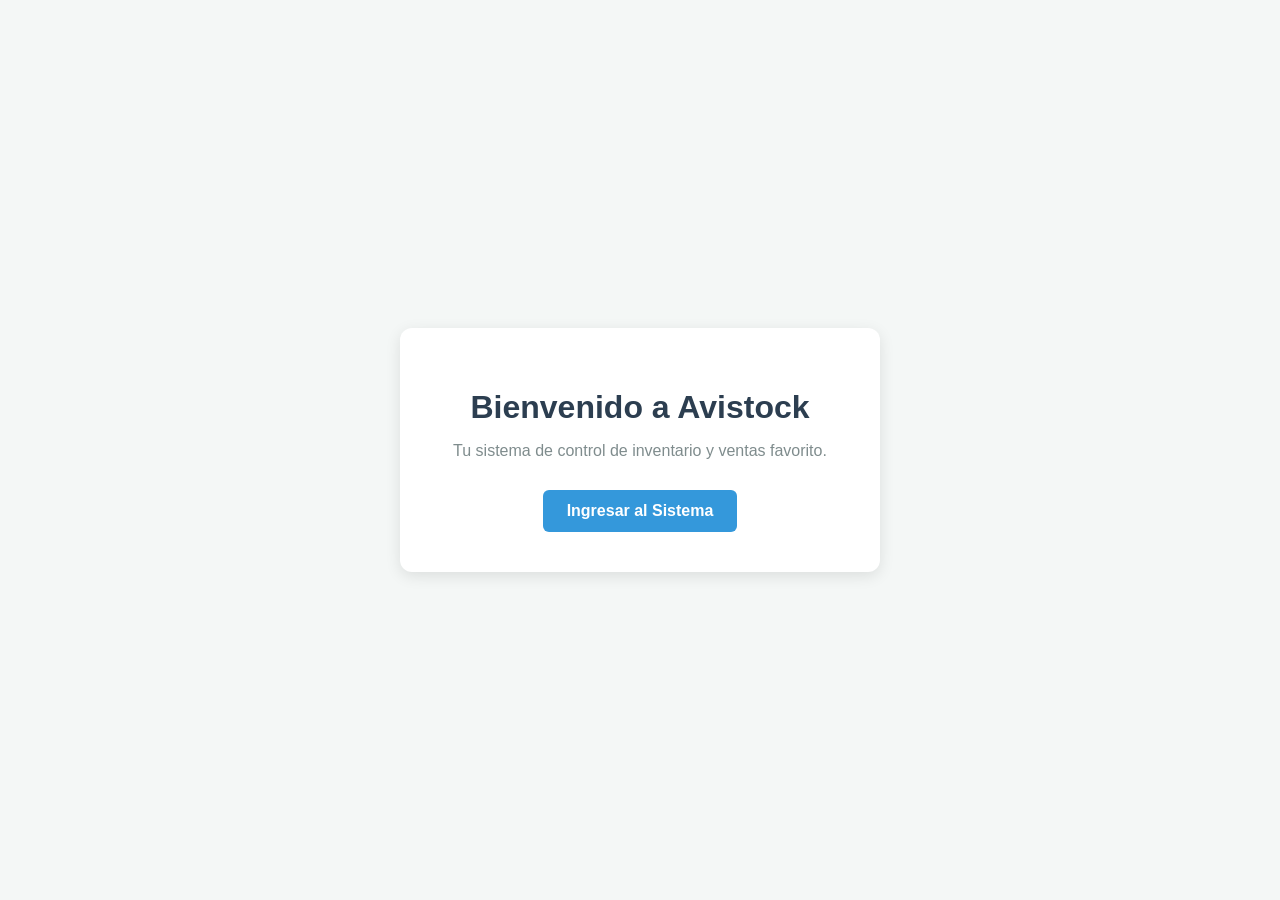
<file: index.html>
<!DOCTYPE html>
<html lang="es">
<head>
    <meta charset="UTF-8">
    <meta name="viewport" content="width=device-width, initial-scale=1.0">
    <title>Avistock - Inicio</title>
    <!-- Si tienes un CSS para el index, puedes enlazarlo aquí. 
         Por ejemplo, si tienes un estilos.css en css-global: 
         <link rel="stylesheet" href="css-global/estilos.css"> -->
    <style>
        /* Unos estilos rápidos y limpios por si no tienes un CSS asignado aún */
        body {
            font-family: 'Segoe UI', Tahoma, Geneva, Verdana, sans-serif;
            background-color: #f4f7f6;
            margin: 0;
            display: flex;
            justify-content: center;
            align-items: center;
            height: 100vh;
            color: #333;
        }
        .welcome-container {
            text-align: center;
            background: white;
            padding: 40px;
            border-radius: 12px;
            box-shadow: 0 4px 15px rgba(0,0,0,0.1);
            max-width: 400px;
            width: 90%;
        }
        h1 {
            color: #2c3e50;
            margin-bottom: 10px;
        }
        p {
            color: #7f8c8d;
            margin-bottom: 30px;
        }
        .btn {
            display: inline-block;
            background-color: #3498db;
            color: white;
            padding: 12px 24px;
            text-decoration: none;
            border-radius: 6px;
            font-weight: bold;
            transition: background-color 0.3s;
        }
        .btn:hover {
            background-color: #2980b9;
        }
    </style>
</head>
<body>

    <div class="welcome-container">
        <!-- Puedes colocar aquí un logo de tu carpeta de assets si lo deseas -->
        <!-- <img src="assets-global/tu-logo.png" alt="Avistock Logo" style="width: 100px;"> -->
        
        <h1>Bienvenido a Avistock</h1>
        <p>Tu sistema de control de inventario y ventas favorito.</p>
        
        <!-- REDIRECCIÓN CORRECTA: Como index.html está afuera, entra directamente a la carpeta html-global -->
        <a href="html-global/login.html" class="btn">Ingresar al Sistema</a>
    </div>

</body>
</html>
</file>
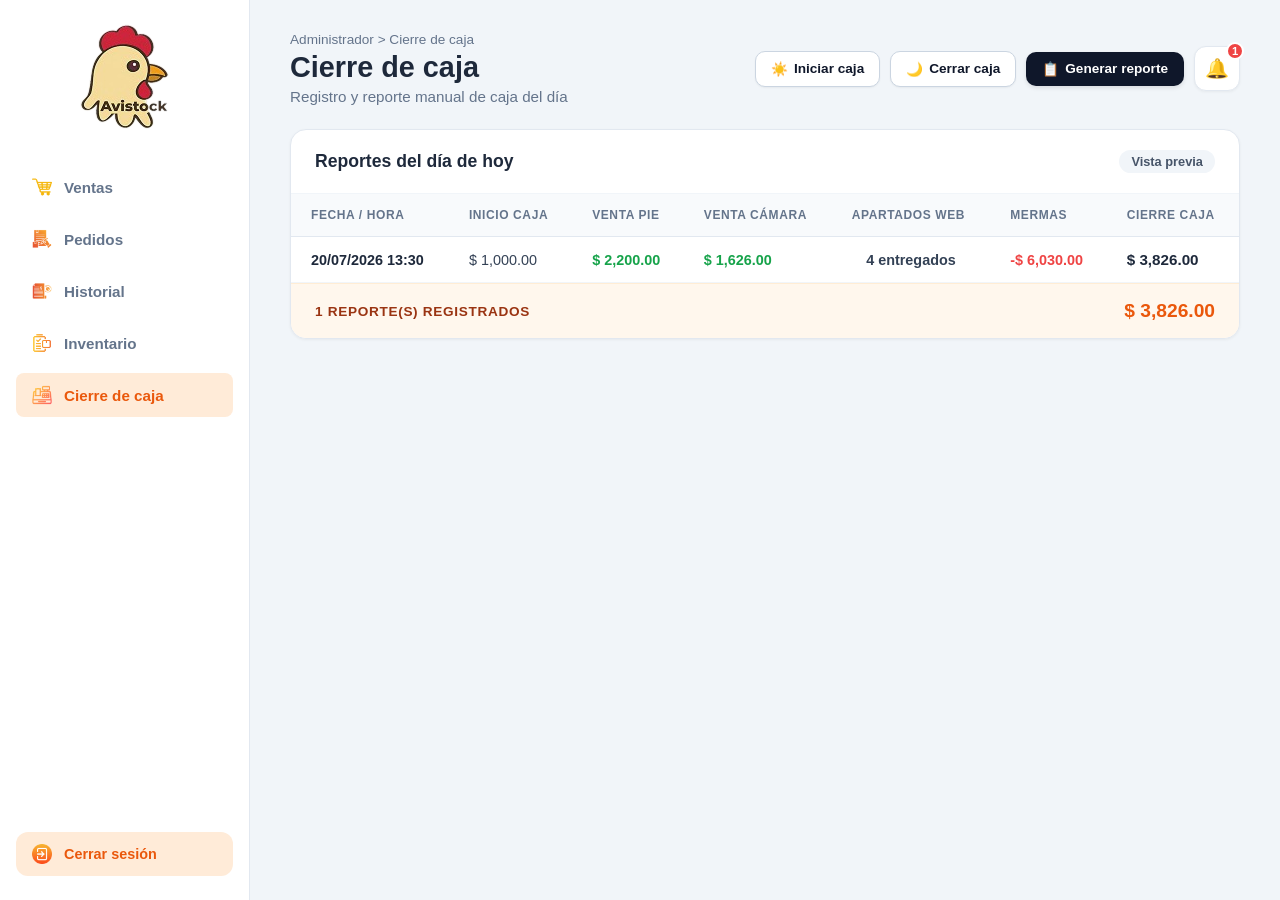
<file: html-global/cierre_caja.html>
<!DOCTYPE html>
<html lang="es">
<head>
    <meta charset="UTF-8">
    <meta name="viewport" content="width=device-width, initial-scale=1.0">
    <title>Avistock - Cierre de Caja</title>
    <link rel="stylesheet" href="../css-global/admi.css">
    <style>
        /* Modales Flotantes */
        .modal-overlay {
            display: none;
            position: fixed;
            top: 0;
            left: 0;
            width: 100%;
            height: 100%;
            background-color: rgba(15, 23, 42, 0.65);
            backdrop-filter: blur(4px);
            z-index: 9999;
            justify-content: center;
            align-items: center;
        }
        .modal-overlay.active {
            display: flex !important;
        }
        .modal-box {
            background: #ffffff;
            border-radius: 16px;
            width: 92%;
            max-width: 480px;
            padding: 24px 28px;
            box-shadow: 0 20px 25px -5px rgba(0, 0, 0, 0.2);
            max-height: 88vh;
            overflow-y: auto;
            animation: fadeIn 0.2s ease-out;
        }
        @keyframes fadeIn {
            from { opacity: 0; transform: translateY(-10px); }
            to { opacity: 1; transform: translateY(0); }
        }
        
        /* Layout vertical para inputs */
        .form-vertical-stack {
            display: flex;
            flex-direction: column;
            gap: 14px;
        }
        .form-question {
            display: flex;
            flex-direction: column;
            width: 100%;
        }
        .form-question label {
            font-size: 0.85rem;
            font-weight: 600;
            color: #1e293b;
            margin-bottom: 6px;
        }
        .form-question input, .form-question textarea {
            width: 100%;
            padding: 10px 12px;
            border: 1px solid #cbd5e1;
            border-radius: 8px;
            font-size: 0.95rem;
            box-sizing: border-box;
        }
        .form-question input:focus, .form-question textarea:focus {
            outline: none;
            border-color: #2563eb;
            box-shadow: 0 0 0 3px rgba(37, 99, 235, 0.1);
        }

        /* Estilos Botones Header */
        .btn-header-secundario {
            background-color: #ffffff;
            color: #0f172a;
            border: 1px solid #cbd5e1;
            padding: 9px 15px;
            border-radius: 10px;
            font-weight: 600;
            cursor: pointer;
            display: flex;
            align-items: center;
            gap: 6px;
            font-size: 0.85rem;
            box-shadow: 0 1px 2px rgba(0,0,0,0.05);
            transition: all 0.2s ease;
        }
        .btn-header-secundario:hover {
            background-color: #f8fafc;
            border-color: #94a3b8;
        }
        .btn-header-primario {
            background-color: #0f172a;
            color: #ffffff;
            border: none;
            padding: 9px 16px;
            border-radius: 10px;
            font-weight: 600;
            cursor: pointer;
            display: flex;
            align-items: center;
            gap: 6px;
            font-size: 0.85rem;
            box-shadow: 0 2px 4px rgba(0,0,0,0.1);
            transition: all 0.2s ease;
        }
        .btn-header-primario:hover {
            background-color: #1e293b;
        }
        
        /* Estilos Tabla Estilo Ventas */
        .ventas-card-table {
            background: #ffffff;
            border-radius: 16px;
            border: 1px solid #e2e8f0;
            overflow: hidden;
            box-shadow: 0 1px 3px rgba(0,0,0,0.05);
        }
        .table-responsive {
            width: 100%;
            overflow-x: auto;
        }
        .data-table {
            width: 100%;
            border-collapse: collapse;
            text-align: left;
            font-size: 0.9rem;
        }
        .data-table th {
            background-color: #f8fafc;
            color: #64748b;
            font-weight: 700;
            padding: 14px 20px;
            border-bottom: 1px solid #e2e8f0;
            text-transform: uppercase;
            font-size: 0.75rem;
            letter-spacing: 0.05em;
        }
        .data-table td {
            padding: 14px 20px;
            border-bottom: 1px solid #f1f5f9;
            color: #334155;
        }
        .table-summary-bar {
            background-color: #fff7ed;
            padding: 16px 24px;
            display: flex;
            justify-content: space-between;
            align-items: center;
            border-top: 1px solid #ffedd5;
        }
        .summary-count {
            font-size: 0.85rem;
            font-weight: 700;
            color: #9a3412;
            letter-spacing: 0.05em;
        }
        .summary-total {
            font-size: 1.2rem;
            font-weight: 800;
            color: #ea580c;
        }
    </style>
</head>
<body class="app-body">

    <div class="app-container">
        
        <!-- BARRA LATERAL (SIDEBAR) -->
        <aside class="sidebar">
            <div class="brand">
                <img src="../assets-global/LogoAvi 1.png" alt="Avistock" class="brand-logo" onerror="this.src='https://placehold.co/100x100?text=Avistock';">
            </div>
            
            <nav class="nav-menu">
                <a href="ventas.html" class="nav-item">
                    <div class="nav-icon-wrapper">
                        <img src="../assets-global/carrito-de-compras.png" alt="Ventas" class="icon-nav">
                    </div> 
                    Ventas
                </a>
                <a href="pedidos.html" class="nav-item">
                    <div class="nav-icon-wrapper">
                        <img src="../assets-global/acuerdo-de-contrato.png" alt="Pedidos" class="icon-nav">
                    </div> 
                    Pedidos
                </a>
                <a href="historial.html" class="nav-item">
                    <div class="nav-icon-wrapper">
                        <img src="../assets-global/historial-de-pedidos.png" alt="Historial" class="icon-nav">
                    </div> 
                    Historial
                </a>
                <a href="inventario.html" class="nav-item">
                    <div class="nav-icon-wrapper">
                        <img src="../assets-global/lista-de-verificacion.png" alt="Inventario" class="icon-nav">
                    </div> 
                    Inventario
                </a>
                <a href="cierre_caja.html" class="nav-item active">
                    <div class="nav-icon-wrapper">
                        <img src="../assets-global/caja-registradora.png" alt="Cierre de caja" class="icon-nav">
                    </div> 
                    Cierre de caja
                </a>
            </nav>

            <a href="#" onclick="cerrarSesion(event)" class="logout-btn">
                <div class="nav-icon-wrapper">
                    <img src="../assets-global/salida.png" alt="Cerrar sesión" class="icon-nav">
                </div> 
                Cerrar sesión
            </a>
        </aside>

        <!-- CONTENIDO PRINCIPAL -->
        <main class="main-content">
            
            <!-- CABECERA DE LA PÁGINA -->
            <header class="content-header" style="margin-bottom: 24px; display: flex; justify-content: space-between; align-items: center; flex-wrap: wrap; gap: 16px;">
                <div class="header-titles">
                    <p class="breadcrumbs" style="font-size: 0.85rem; color: #64748b; margin-bottom: 4px;">Administrador &gt; Cierre de caja</p>
                    <h1 style="font-size: 1.8rem; font-weight: 700; color: #1e293b; margin: 0;">Cierre de caja</h1>
                    <p class="subtitle" style="font-size: 0.95rem; color: #64748b; margin-top: 4px;">Registro y reporte manual de caja del día</p>
                </div>

                <div class="header-actions" style="display: flex; align-items: center; gap: 10px; flex-wrap: wrap;">
                    <!-- BOTÓN 1: INICIAR CAJA -->
                    <button type="button" id="btn-iniciar-caja" class="btn-header-secundario">
                        <span>☀️</span>
                        <span>Iniciar caja</span>
                    </button>

                    <!-- BOTÓN 2: CERRAR CAJA -->
                    <button type="button" id="btn-cerrar-caja" class="btn-header-secundario">
                        <span>🌙</span>
                        <span>Cerrar caja</span>
                    </button>

                    <!-- BOTÓN 3: GENERAR REPORTE -->
                    <button type="button" id="btn-generar-reporte" class="btn-header-primario">
                        <span>📋</span>
                        <span>Generar reporte</span>
                    </button>

                    <!-- CAMPANITA DE NOTIFICACIONES -->
                    <div class="notification-bell-wrapper" style="position: relative; cursor: pointer;" onclick="toggleNotificacionesMenu(event)">
                        <div style="background: #ffffff; padding: 10px; border-radius: 12px; border: 1px solid #e2e8f0; display: flex; align-items: center; justify-content: center; box-shadow: 0 1px 3px rgba(0,0,0,0.05);">
                            <span style="font-size: 1.2rem;">🔔</span>
                            <span id="badge-notificacion" style="position: absolute; top: -4px; right: -4px; background-color: #ef4444; color: white; font-size: 0.7rem; font-weight: bold; width: 18px; height: 18px; border-radius: 50%; display: flex; align-items: center; justify-content: center; border: 2px solid #ffffff;">1</span>
                        </div>

                        <!-- MENÚ DESPLEGABLE -->
                        <div id="dropdown-notificaciones" style="display: none; position: absolute; right: 0; top: 50px; width: 300px; background: #ffffff; border: 1px solid #e2e8f0; border-radius: 12px; box-shadow: 0 10px 25px rgba(0,0,0,0.15); z-index: 10000; padding: 16px;">
                            <div style="font-weight: 700; font-size: 0.9rem; color: #1e293b; border-bottom: 1px solid #f1f5f9; padding-bottom: 8px; margin-bottom: 12px; display: flex; justify-content: space-between; align-items: center;">
                                <span>Solicitudes del Dueño</span>
                                <span style="font-size: 0.75rem; color: #2563eb; cursor: pointer; font-weight: 600;" onclick="marcarComoLeida(event)">Marcar leída</span>
                            </div>
                            <div id="lista-notificaciones">
                                <div style="background: #fff7ed; padding: 12px; border-radius: 8px; border-left: 4px solid #f97316;">
                                    <p style="margin: 0; font-size: 0.85rem; font-weight: 700; color: #1e293b;">📌 Solicitud de Reporte de Caja</p>
                                    <p style="margin: 4px 0 0 0; font-size: 0.8rem; color: #64748b;">Favor de registrar inicio y cierre de caja manualmente.</p>
                                    <span style="font-size: 0.7rem; color: #94a3b8; display: block; margin-top: 6px;">Hace 5 min</span>
                                </div>
                            </div>
                        </div>
                    </div>
                </div>
            </header>

            <!-- VISTA PREVIA DE REPORTES -->
            <div class="ventas-card-table">
                <div style="padding: 20px 24px; border-bottom: 1px solid #f1f5f9; display: flex; justify-content: space-between; align-items: center;">
                    <h2 style="font-size: 1.1rem; font-weight: 700; color: #1e293b; margin: 0;">Reportes del día de hoy</h2>
                    <span style="background-color: #f1f5f9; color: #475569; padding: 4px 12px; border-radius: 20px; font-size: 0.8rem; font-weight: 600;">Vista previa</span>
                </div>

                <div class="table-responsive">
                    <table class="data-table">
                        <thead>
                            <tr>
                                <th>FECHA / HORA</th>
                                <th>INICIO CAJA</th>
                                <th>VENTA PIE</th>
                                <th>VENTA CÁMARA</th>
                                <th>APARTADOS WEB</th>
                                <th>MERMAS</th>
                                <th>CIERRE CAJA</th>
                            </tr>
                        </thead>
                        <tbody id="tabla-reportes-caja-rows">
                            <!-- Filas cargadas con JS -->
                        </tbody>
                    </table>
                </div>

                <!-- RESUMEN EN PIE DE TABLA -->
                <div class="table-summary-bar">
                    <span class="summary-count" id="reportes-contador-texto">0 REPORTES REGISTRADOS</span>
                    <span class="summary-total" id="reporte-ultimo-efectivo">$ 0.00</span>
                </div>
            </div>

        </main>
    </div>

    <!-- MODAL 1: INICIAR CAJA (INICIO DE DÍA) -->
    <div id="modal-iniciar-caja" class="modal-overlay">
        <div class="modal-box">
            <div style="display: flex; justify-content: space-between; align-items: center; margin-bottom: 18px; border-bottom: 1px solid #f1f5f9; padding-bottom: 12px;">
                <div>
                    <h3 style="margin: 0; font-size: 1.2rem; font-weight: 700; color: #0f172a;">☀️ Iniciar Caja</h3>
                    <p style="margin: 4px 0 0 0; font-size: 0.8rem; color: #64748b;">Apertura de turno al inicio del día</p>
                </div>
                <button type="button" class="btn-cerrar-modal-gen" data-target="modal-iniciar-caja" style="background: none; border: none; font-size: 1.5rem; cursor: pointer; color: #94a3b8;">&times;</button>
            </div>

            <form id="form-iniciar-caja">
                <div class="form-vertical-stack">
                    <div class="form-question">
                        <label for="monto-inicio-solo">Dinero inicial del día ($)</label>
                        <input type="text" id="monto-inicio-solo" placeholder="$ 0.00" required oninput="formatearMonedaInput(this)">
                    </div>

                    <div class="form-question">
                        <label for="notas-inicio-solo">Notas de apertura (Opcional)</label>
                        <textarea id="notas-inicio-solo" rows="2" placeholder="Ej. Cambio guardado de la noche anterior..."></textarea>
                    </div>
                </div>

                <div style="display: flex; gap: 12px; justify-content: flex-end; margin-top: 20px;">
                    <button type="button" class="btn-cerrar-modal-gen" data-target="modal-iniciar-caja" style="padding: 10px 18px; background: #f1f5f9; color: #475569; border: none; border-radius: 8px; font-weight: 600; cursor: pointer;">Cancelar</button>
                    <button type="submit" style="padding: 10px 20px; background: #0f172a; color: #ffffff; border: none; border-radius: 8px; font-weight: 600; cursor: pointer;">Guardar Inicio</button>
                </div>
            </form>
        </div>
    </div>

    <!-- MODAL 2: CERRAR CAJA (FIN DE DÍA) -->
    <div id="modal-cerrar-caja" class="modal-overlay">
        <div class="modal-box">
            <div style="display: flex; justify-content: space-between; align-items: center; margin-bottom: 18px; border-bottom: 1px solid #f1f5f9; padding-bottom: 12px;">
                <div>
                    <h3 style="margin: 0; font-size: 1.2rem; font-weight: 700; color: #0f172a;">🌙 Cerrar Caja</h3>
                    <p style="margin: 4px 0 0 0; font-size: 0.8rem; color: #64748b;">Registro del dinero al finalizar el turno</p>
                </div>
                <button type="button" class="btn-cerrar-modal-gen" data-target="modal-cerrar-caja" style="background: none; border: none; font-size: 1.5rem; cursor: pointer; color: #94a3b8;">&times;</button>
            </div>

            <form id="form-cerrar-caja">
                <div class="form-vertical-stack">
                    <div class="form-question">
                        <label for="monto-cierre-solo">Dinero al cierre del día ($)</label>
                        <input type="text" id="monto-cierre-solo" placeholder="$ 0.00" required oninput="formatearMonedaInput(this)">
                    </div>

                    <div class="form-question">
                        <label for="notas-cierre-solo">Notas de cierre (Opcional)</label>
                        <textarea id="notas-cierre-solo" rows="2" placeholder="Observaciones o diferencias al cierre..."></textarea>
                    </div>
                </div>

                <div style="display: flex; gap: 12px; justify-content: flex-end; margin-top: 20px;">
                    <button type="button" class="btn-cerrar-modal-gen" data-target="modal-cerrar-caja" style="padding: 10px 18px; background: #f1f5f9; color: #475569; border: none; border-radius: 8px; font-weight: 600; cursor: pointer;">Cancelar</button>
                    <button type="submit" style="padding: 10px 20px; background: #0f172a; color: #ffffff; border: none; border-radius: 8px; font-weight: 600; cursor: pointer;">Guardar Cierre</button>
                </div>
            </form>
        </div>
    </div>

    <!-- MODAL 3: CUESTIONARIO COMPLETO DETALLADO -->
    <div id="modal-cuestionario-caja" class="modal-overlay">
        <div class="modal-box">
            <div style="display: flex; justify-content: space-between; align-items: center; margin-bottom: 18px; border-bottom: 1px solid #f1f5f9; padding-bottom: 12px;">
                <div>
                    <h3 style="margin: 0; font-size: 1.2rem; font-weight: 700; color: #0f172a;">📋 Generar Reporte de Caja</h3>
                    <p style="margin: 4px 0 0 0; font-size: 0.8rem; color: #64748b;">Ingrese manualmente todos los datos del turno</p>
                </div>
                <button type="button" class="btn-cerrar-modal-gen" data-target="modal-cuestionario-caja" style="background: none; border: none; font-size: 1.5rem; cursor: pointer; color: #94a3b8;">&times;</button>
            </div>

            <form id="form-cuestionario-caja">
                <div class="form-vertical-stack">
                    <div class="form-question">
                        <label for="caja-inicio">1. Dinero inicial con el que se inició ($)</label>
                        <input type="text" id="caja-inicio" placeholder="$ 0.00" required oninput="formatearMonedaInput(this)">
                    </div>

                    <div class="form-question">
                        <label for="caja-actual">2. Dinero final con el que se cerró ($)</label>
                        <input type="text" id="caja-actual" placeholder="$ 0.00" required oninput="formatearMonedaInput(this)">
                    </div>

                    <div class="form-question">
                        <label for="ventas-pie">3. Ventas pollo en pie ($)</label>
                        <input type="text" id="ventas-pie" placeholder="$ 0.00" required oninput="formatearMonedaInput(this)">
                    </div>

                    <div class="form-question">
                        <label for="ventas-camara">4. Ventas pollo en cámara ($)</label>
                        <input type="text" id="ventas-camara" placeholder="$ 0.00" required oninput="formatearMonedaInput(this)">
                    </div>

                    <div class="form-question">
                        <label for="apartados-web">5. Apartados en página web (Cant.)</label>
                        <input type="number" id="apartados-web" min="0" placeholder="Ej. 4" required>
                    </div>

                    <div class="form-question">
                        <label for="mermas-monto">6. Mermas ($)</label>
                        <input type="text" id="mermas-monto" placeholder="$ 0.00" required oninput="formatearMonedaInput(this)">
                    </div>

                    <div class="form-question">
                        <label for="reporte-notas">7. Observaciones adicionales</label>
                        <textarea id="reporte-notas" rows="2" placeholder="Observaciones o notas del turno..."></textarea>
                    </div>
                </div>

                <div style="display: flex; gap: 12px; justify-content: flex-end; margin-top: 20px;">
                    <button type="button" class="btn-cerrar-modal-gen" data-target="modal-cuestionario-caja" style="padding: 10px 18px; background: #f1f5f9; color: #475569; border: none; border-radius: 8px; font-weight: 600; cursor: pointer;">Cancelar</button>
                    <button type="submit" style="padding: 10px 20px; background: #0f172a; color: #ffffff; border: none; border-radius: 8px; font-weight: 600; cursor: pointer;">Guardar Reporte</button>
                </div>
            </form>
        </div>
    </div>

    <!-- Contenedor para Avisos Flotantes (Toasts) -->
    <div id="notification-container" style="position: fixed; bottom: 20px; right: 20px; z-index: 10000;"></div>

    <script src="../js-global/admi.js"></script>
    <script>
        function cerrarSesion(e) {
            e.preventDefault();
            if (confirm("¿Estás seguro de que quieres cerrar sesión?")) {
                window.location.href = "login.html";
            }
        }
    </script>
</body>
</html>
</file>
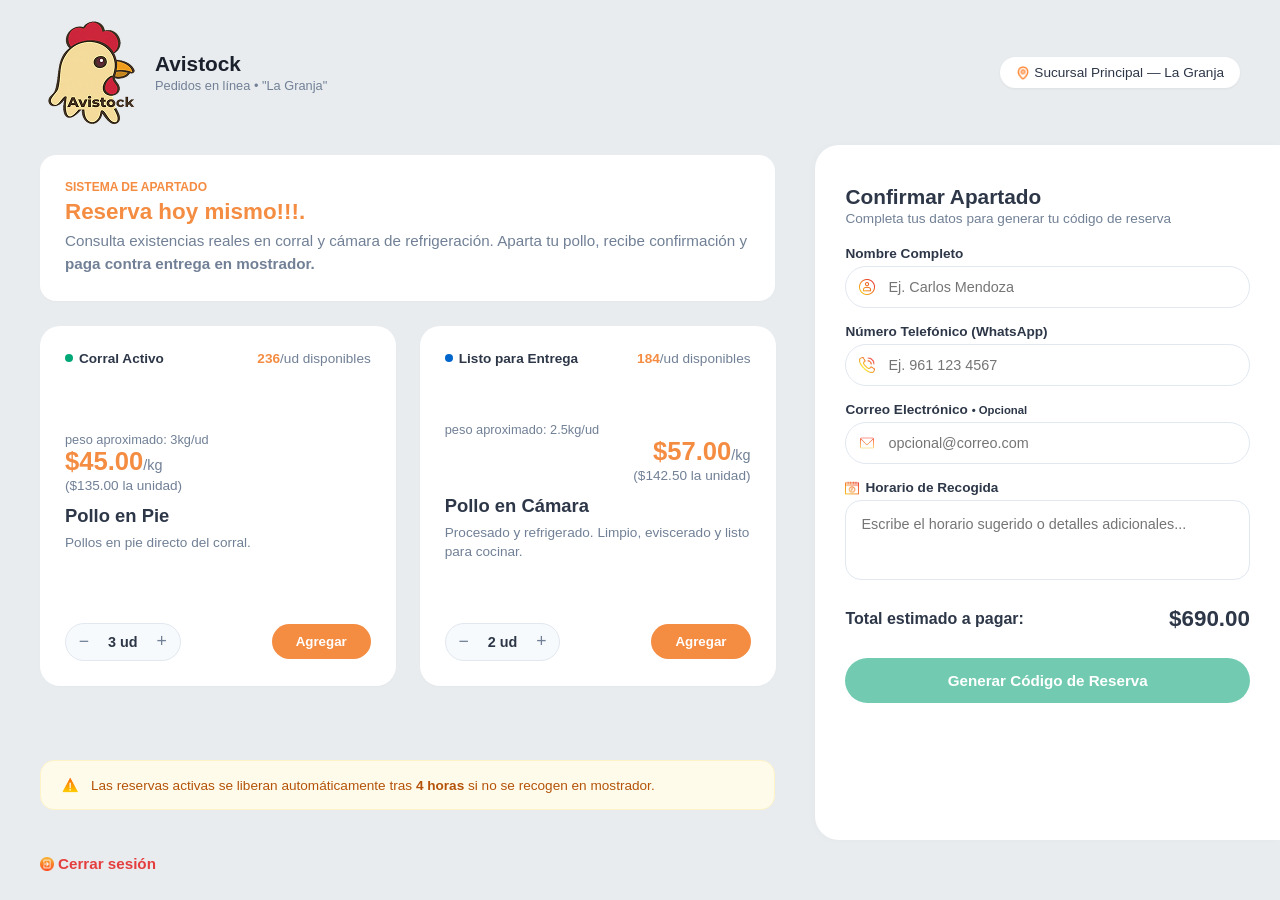
<file: html-global/clientes.html>
<!DOCTYPE html>
<html lang="es">
<head>
    <meta charset="UTF-8">
    <meta name="viewport" content="width=device-width, initial-scale=1.0">
    <title>Avistock - Pedidos en Línea</title>
    <!-- Enlace corregido a la carpeta css externa -->
  <link rel="stylesheet" href="../css-global/clientes.css">
</head>
<body>
  
    <div class="main-wrapper">
        
        <header class="main-header">
            <div class="brand-area">
                <!-- Enlaces corregidos a assets-global subiendo un nivel -->
                <img src="../assets-global/LOGO_Avistock 3.png" alt="Avistock Logo" class="brand-logo">
                <div>
                    <span class="brand-title">Avistock</span>
                    <span class="brand-subtitle">Pedidos en línea • "La Granja"</span>
                </div>
            </div>
            <div class="header-controls">
                <span class="location-badge">
                    <img src="../assets-global/icon ubicacion.png" alt="Ubicación" class="inline-icon">
                    Sucursal Principal — La Granja
                </span>
            </div> 
        </header>

        <div class="checkout-layout">
            
            <main class="catalog-container">
                <div class="alert-banner">
                    <span class="alert-tag">SISTEMA DE APARTADO</span>
                    <h2>Reserva hoy mismo!!!.</h2>
                    <p>Consulta existencias reales en corral y cámara de refrigeración. Aparta tu pollo, recibe confirmación y <strong>paga contra entrega en mostrador.</strong></p>
                </div>

                <div class="products-grid">
                    <article class="product-card">
                        <div class="card-status">
                            <span class="status-dot green"></span> Corral Activo
                            <span class="stock-info"><strong>236</strong>/ud disponibles</span>
                        </div>
                        <div class="card-body">
                            <span class="weight-label">peso aproximado: 3kg/ud</span>
                            <div class="price-tag">$45.00<small>/kg</small></div>
                            <div class="unit-price-subtext">($135.00 la unidad)</div>
                            <h3>Pollo en Pie</h3>
                            <p class="product-desc">Pollos en pie directo del corral.</p>
                        </div>
                        <div class="card-action-row">
                            <div class="quantity-counter">
                                <button id="minus-pie">−</button>
                                <span id="val-pie">3 ud</span>
                                <button id="plus-pie">+</button>
                            </div>
                            <button class="btn-add-product" id="btn-add-pie">Agregar</button>
                        </div>
                    </article>

                    <article class="product-card">
                        <div class="card-status">
                            <span class="status-dot blue"></span> Listo para Entrega
                            <span class="stock-info"><strong>184</strong>/ud disponibles</span>
                        </div>
                        <div class="card-body">
                            <span class="weight-label">peso aproximado: 2.5kg/ud</span>
                            <div class="price-tag price-right">$57.00<small>/kg</small></div>
                            <div class="unit-price-subtext price-right">($142.50 la unidad)</div>
                            <h3>Pollo en Cámara</h3>
                            <p class="product-desc">Procesado y refrigerado. Limpio, eviscerado y listo para cocinar.</p>
                        </div>
                        <div class="card-action-row">
                            <div class="quantity-counter">
                                <button id="minus-camara">−</button>
                                <span id="val-camara">2 ud</span>
                                <button id="plus-camara">+</button>
                            </div>
                            <button class="btn-add-product" id="btn-add-camara">Agregar</button>
                        </div>
                    </article>
                </div>

                <div class="bottom-notice">
                    <img src="../assets-global/advertencia.png" alt="Alerta" class="notice-icon-img">
                    <p>Las reservas activas se liberan automáticamente tras <strong>4 horas</strong> si no se recogen en mostrador.</p>
                </div>
            </main>

            <aside class="sidebar-panel">
                
                <div id="panel-form-state" class="panel-state">
                    <div class="panel-title-area">
                        <h2>Confirmar Apartado</h2>
                        <p>Completa tus datos para generar tu código de reserva</p>
                    </div>

                    <div class="cart-placeholder" id="cart-msg-empty">
                        Selecciona cantidades y presiona "Agregar" para calcular tu orden.
                    </div>

                    <form class="checkout-form" id="apartado-form" novalidate>
                        <div class="form-group">
                            <label>Nombre Completo</label>
                            <div class="input-container">
                                <span class="field-icon">
                                    <img src="../assets-global/user.png" alt="Nombre" class="field-icon-img">
                                </span>
                                <input type="text" id="input-nombre" placeholder="Ej. Carlos Mendoza">
                            </div>
                            <span class="error-text" id="error-nombre"></span>
                        </div>

                        <div class="form-group">
                            <label>Número Telefónico (WhatsApp)</label>
                            <div class="input-container">
                                <span class="field-icon">
                                    <img src="../assets-global/icono telefono.png" alt="Teléfono" class="field-icon-img">
                                </span>
                                <input type="tel" id="input-telefono" placeholder="Ej. 961 123 4567">
                            </div>
                            <span class="error-text" id="error-telefono"></span>
                        </div>

                        <div class="form-group">
                            <label>Correo Electrónico <small>• Opcional</small></label>
                            <div class="input-container">
                                <span class="field-icon">
                                    <img src="../assets-global/icono correo.png" alt="Correo" class="field-icon-img">
                                </span>
                                <input type="email" id="input-correo" placeholder="opcional@correo.com">
                            </div>
                            <span class="error-text" id="error-correo"></span>
                        </div>

                        <div class="form-group">
                            <label class="label-with-icon">
                                <img src="../assets-global/calendar.png" alt="Reloj" class="inline-icon-label">
                                Horario de Recogida
                            </label>
                            <textarea id="input-horario" rows="3" placeholder="Escribe el horario sugerido o detalles adicionales..."></textarea>
                            <span class="error-text" id="error-horario"></span>
                        </div>

                        <div class="total-checkout-row">
                            <span>Total estimado a pagar:</span>
                            <span class="price-display" id="form-total-cost">$0.00</span>
                        </div>

                        <button type="button" id="btn-submit-apartado" class="btn-primary-submit">Generar Código de Reserva</button>
                    </form>
                </div>

                <div id="panel-success-state" class="panel-state hidden">
                    <div class="success-banner">
                        <div class="success-checkmark">✓</div>
                        <div>
                            <h3>¡Listo! Recoge Sin Papeles</h3>
                            <p>Apartado <strong id="lbl-codigo-reserva">#0000</strong> registrado • <span id="lbl-fecha-reserva"></span></p>                        </div>
                    </div>

                    <p class="success-info-text">
                        No necesitas traer un código QR. Al llegar a la sucursal, proporciona estos datos en mostrador:
                    </p>

                    <div class="receipt-box">
                        <div class="receipt-row">
                            <span class="receipt-icon">
                                <img src="../assets-global/user.png" alt="Usuario" class="receipt-icon-img">
                            </span>
                            <div>
                                <small>Nombre del Beneficiario</small>
                                <strong id="lbl-reserva-nombre">-</strong>
                            </div>
                        </div>
                        <div class="receipt-row">
                            <span class="receipt-icon">
                                <img src="../assets-global/icono telefono.png" alt="Celular" class="receipt-icon-img">
                            </span>
                            <div>
                                <small>Número Celular</small>
                                <strong id="lbl-reserva-telefono">-</strong>
                            </div>
                        </div>
                        <div class="receipt-row">
                            <span class="receipt-icon">
                                <img src="../assets-global/shopping-cart.png" alt="Compra" class="receipt-icon-img">
                            </span>
                            <div>
                                <small>Compra Realizada</small>
                                <strong id="lbl-reserva-compra">-</strong>
                            </div>
                        </div>
                        <div class="receipt-row">
                            <span class="receipt-icon">
                                <img src="../assets-global/calendar.png" alt="Horario" class="receipt-icon-img">
                            </span>
                            <div>
                                <small>Horario Programado</small>
                                <strong id="lbl-reserva-horario">-</strong>
                            </div>
                        </div>
                    </div>

                    <div class="total-checkout-row alternative-bg">
                        <span>Total estimado a pagar:</span>
                        <span class="price-display orange-text" id="success-total-cost">$0.00</span>
                    </div>

                    <button type="button" id="btn-another-order" class="btn-whatsapp-action">
                        ¿Quieres hacer otro pedido?
                    </button>

                    <button type="button" id="btn-cancel-reservation" class="btn-danger-link">
                        <img src="../assets-global/trash.png" alt="Cancelar" class="inline-icon">
                        Cancelar Apartado
                    </button>
                </div>

            </aside>

        </div>

        <button type="button" id="btn-logout" class="floating-logout">
            <img src="../assets-global/salida.png" alt="Salir" class="inline-icon">
            Cerrar sesión
        </button>
    </div>

    <!-- Enlace corregido a la carpeta js externa -->
   <script src="../js-global/clientes.js"></script>     
</body>
</html>
</file>
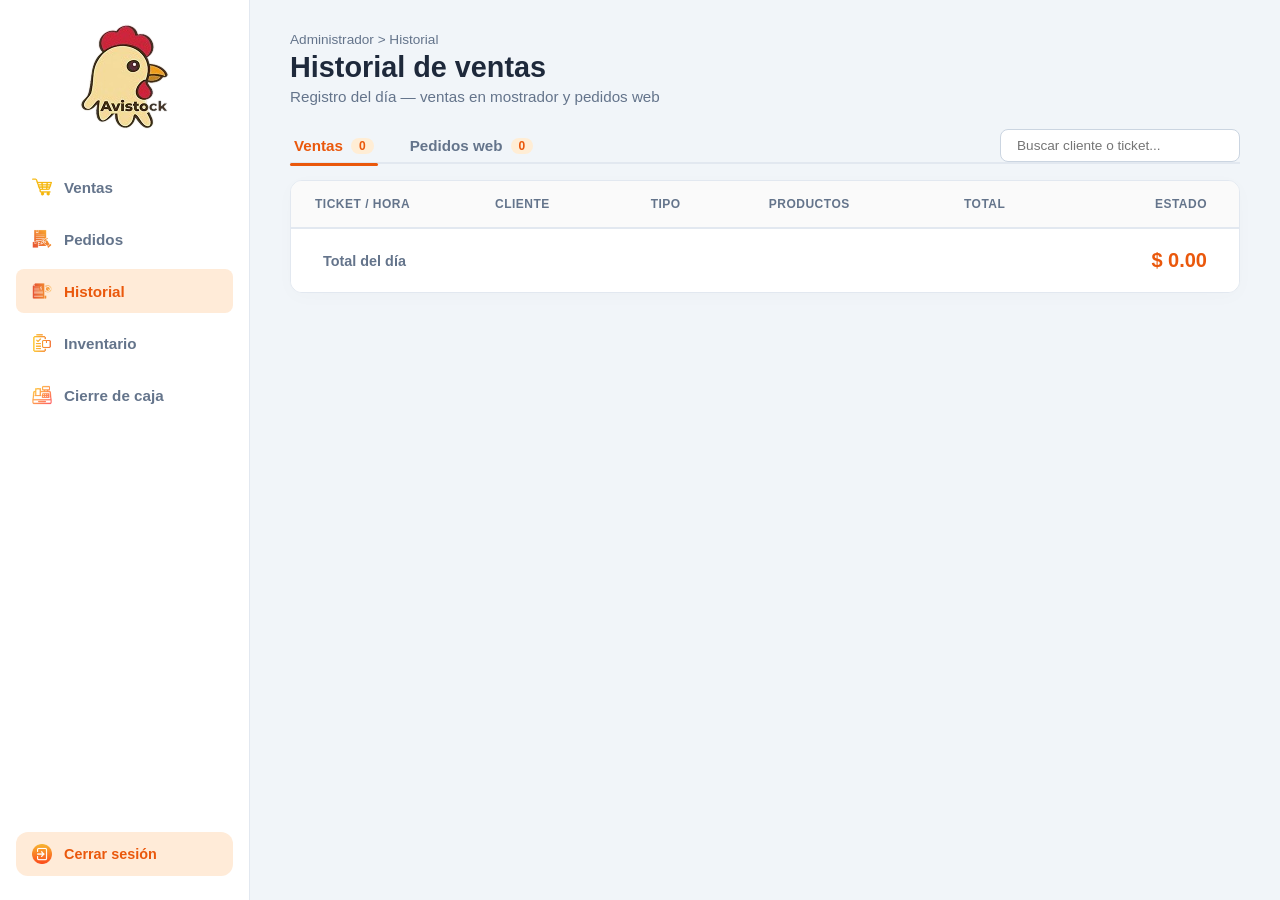
<file: html-global/historial.html>
<!DOCTYPE html>
<html lang="es">
<head>
    <meta charset="UTF-8">
    <meta name="viewport" content="width=device-width, initial-scale=1.0">
    <title>Avistock - Historial de Ventas</title>
    <link rel="stylesheet" href="../css-global/admi.css">
</head>
<body class="app-body">

    <div class="app-container">
        
        <!-- ==========================================
             BARRA LATERAL (SIDEBAR) UNIFICADA
             ========================================== -->
        <aside class="sidebar">
            <div class="brand">
                <img src="../assets-global/LogoAvi 1.png" alt="Avistock" class="brand-logo" onerror="this.src='https://placehold.co/100x100?text=Avistock';">
            </div>
            
            <nav class="nav-menu">
                <a href="ventas.html" class="nav-item">
                    <div class="nav-icon-wrapper">
                        <img src="../assets-global/carrito-de-compras.png" alt="Ventas" class="icon-nav">
                    </div> 
                    Ventas
                </a>
                <a href="pedidos.html" class="nav-item">
                    <div class="nav-icon-wrapper">
                        <img src="../assets-global/acuerdo-de-contrato.png" alt="Pedidos" class="icon-nav">
                    </div> 
                    Pedidos
                </a>
                <a href="historial.html" class="nav-item active">
                    <div class="nav-icon-wrapper">
                        <img src="../assets-global/historial-de-pedidos.png" alt="Historial" class="icon-nav">
                    </div> 
                    Historial
                </a>
                <a href="inventario.html" class="nav-item">
                    <div class="nav-icon-wrapper">
                        <img src="../assets-global/lista-de-verificacion.png" alt="Inventario" class="icon-nav">
                    </div> 
                    Inventario
                </a>
                <a href="cierre_caja.html" class="nav-item">
                    <div class="nav-icon-wrapper">
                        <img src="../assets-global/caja-registradora.png" alt="Cierre de caja" class="icon-nav">
                    </div> 
                    Cierre de caja
                </a>
            </nav>

            <a href="#" onclick="cerrarSesion(event)" class="logout-btn">
                <div class="nav-icon-wrapper">
                    <img src="../assets-global/salida.png" alt="Cerrar sesión" class="icon-nav">
                </div> 
                Cerrar sesión
            </a>
        </aside>

        <!-- ==========================================
             CONTENIDO PRINCIPAL: HISTORIAL
             ========================================== -->
        <main class="main-content">
            <header class="content-header" style="margin-bottom: 24px;">
                <div class="header-titles">
                    <p class="breadcrumbs" style="font-size: 0.85rem; color: #64748b; margin-bottom: 4px;">Administrador > Historial</p>
                    <h1 style="font-size: 1.8rem; font-weight: 700; color: #1e293b; margin: 0;">Historial de ventas</h1>
                    <p class="subtitle" style="font-size: 0.95rem; color: #64748b; margin-top: 4px;">Registro del día — ventas en mostrador y pedidos web</p>
                </div>
            </header>

            <!-- CONTENEDOR DE CONTROL: PESTAÑAS (IZQ) Y BUSCADOR (DER) -->
            <div class="historial-controls-row">
                <div class="tabs-container" style="border-bottom: none; margin-bottom: 0; padding-bottom: 0;">
                    <button class="tab-btn active" id="tab-mostrador" onclick="filtrarHistorial('mostrador', this)">
                        Ventas <span class="tab-badge" id="badge-historial-mostrador">0</span>
                    </button>
                    <button class="tab-btn" id="tab-web" onclick="filtrarHistorial('pedidos-web', this)">
                        Pedidos web <span class="tab-badge" id="badge-historial-web">0</span>
                    </button>
                </div>
                
                <div class="search-box-wrapper">
                    <input type="text" id="search-historial" placeholder="Buscar cliente o ticket..." oninput="buscarEnHistorial()">
                </div>
            </div>

            <!-- TARJETA CON TABLA DE REGISTROS -->
            <div class="ventas-card" style="margin-top: 16px;">
                <div class="table-wrapper">
                    <table style="width: 100%; border-collapse: collapse;">
                        <thead>
                            <tr>
                                <th style="width: 180px;">Ticket / Hora</th>
                                <th>Cliente</th>
                                <th>Tipo</th>
                                <th>Productos</th>
                                <th>Total</th>
                                <th style="text-align: right; padding-right: 32px;">Estado</th>
                            </tr>
                        </thead>
                        <tbody id="tabla-historial-rows">
                            <!-- Inyección dinámica -->
                        </tbody>
                    </table>
                </div>

                <!-- Footer sutil del Historial (Monto derecho) -->
                <div class="card-footer" style="background-color: #ffffff; border-top: 1px solid #e2e8f0; display: flex; justify-content: space-between; align-items: center; padding: 20px 32px;">
                    <span style="font-weight: 600; color: #64748b; font-size: 0.9rem;">Total del día</span>
                    <span id="total-historial-monto" style="font-weight: 800; color: #ea580c; font-size: 1.25rem;">$ 0.00</span>
                </div>
            </div>
        </main>
    </div>

    <script src="../js-global/admi.js"></script>
    <script>
        function cerrarSesion(event) {
            event.preventDefault();
            if (confirm("¿Estás seguro de que quieres cerrar sesión?")) {
                window.location.href = "login.html";
            }
        }
    </script>
</body>
</html>
</file>
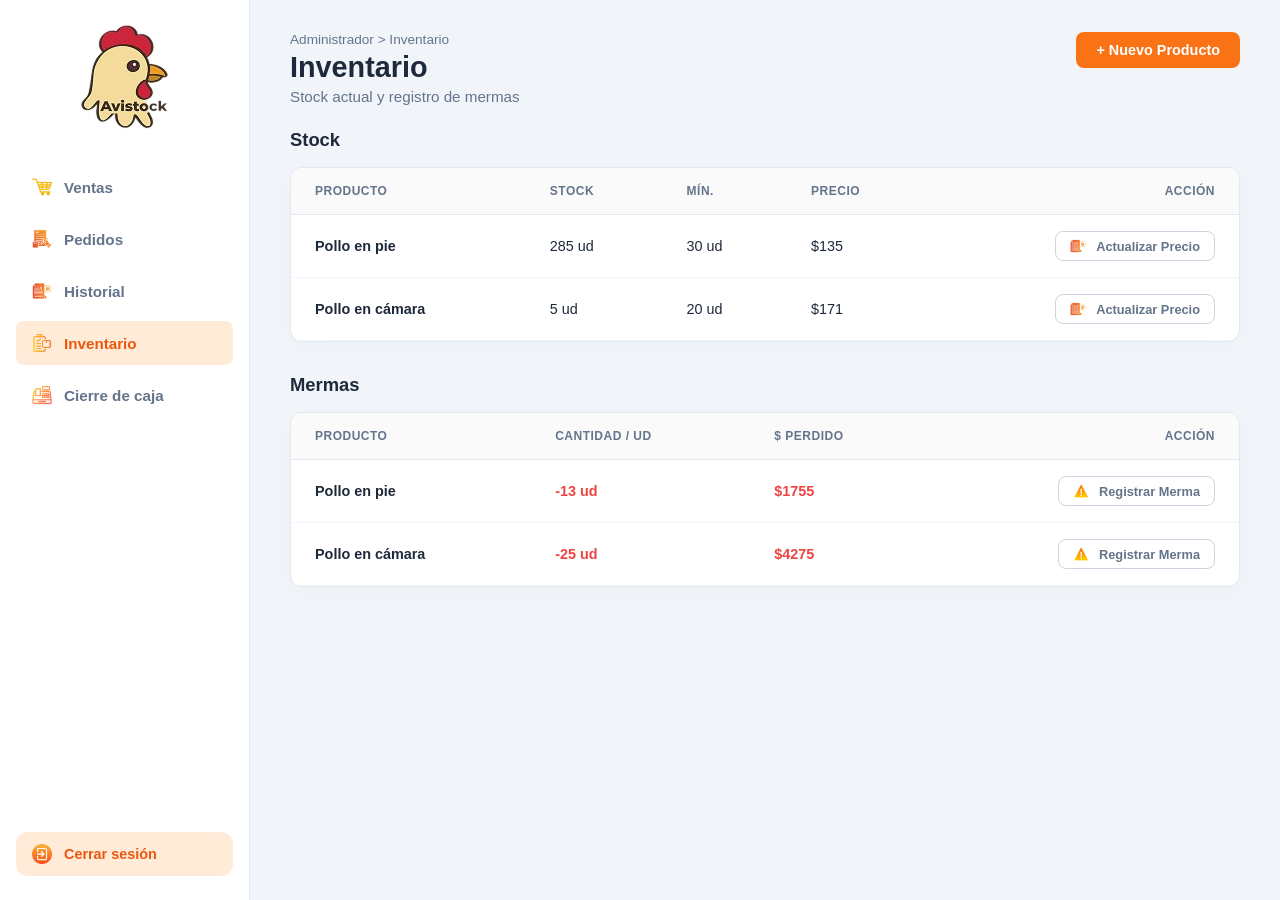
<file: html-global/inventario.html>
<!DOCTYPE html>
<html lang="es">
<head>
    <meta charset="UTF-8">
    <meta name="viewport" content="width=device-width, initial-scale=1.0">
    <title>Avistock - Inventario</title>
    <link rel="stylesheet" href="../css-global/admi.css">
</head>
<body class="app-body">

    <div class="app-container">
        
        <!-- ==========================================
             BARRA LATERAL (SIDEBAR) UNIFICADA
             ========================================== -->
        <aside class="sidebar">
            <div class="brand">
                <img src="../assets-global/LogoAvi 1.png" alt="Avistock" class="brand-logo" onerror="this.src='https://placehold.co/100x100?text=Avistock';">
            </div>
            
            <nav class="nav-menu">
                <a href="ventas.html" class="nav-item">
                    <div class="nav-icon-wrapper">
                        <img src="../assets-global/carrito-de-compras.png" alt="Ventas" class="icon-nav">
                    </div> 
                    Ventas
                </a>
                <a href="pedidos.html" class="nav-item">
                    <div class="nav-icon-wrapper">
                        <img src="../assets-global/acuerdo-de-contrato.png" alt="Pedidos" class="icon-nav">
                    </div> 
                    Pedidos
                </a>
                <a href="historial.html" class="nav-item">
                    <div class="nav-icon-wrapper">
                        <img src="../assets-global/historial-de-pedidos.png" alt="Historial" class="icon-nav">
                    </div> 
                    Historial
                </a>
                <a href="inventario.html" class="nav-item active">
                    <div class="nav-icon-wrapper">
                        <img src="../assets-global/lista-de-verificacion.png" alt="Inventario" class="icon-nav">
                    </div> 
                    Inventario
                </a>
                <a href="cierre_caja.html" class="nav-item">
                    <div class="nav-icon-wrapper">
                        <img src="../assets-global/caja-registradora.png" alt="Cierre de caja" class="icon-nav">
                    </div> 
                    Cierre de caja
                </a>
            </nav>

            <a href="#" onclick="cerrarSesion(event)" class="logout-btn">
                <div class="nav-icon-wrapper">
                    <img src="../assets-global/salida.png" alt="Cerrar sesión" class="icon-nav">
                </div> 
                Cerrar sesión
            </a>
        </aside>

        <!-- ==========================================
             CONTENIDO PRINCIPAL: INVENTARIO
             ========================================== -->
        <main class="main-content">
            <header class="content-header" style="margin-bottom: 24px; display: flex; justify-content: space-between; align-items: flex-start;">
                <div class="header-titles">
                    <p class="breadcrumbs" style="font-size: 0.85rem; color: #64748b; margin-bottom: 4px;">Administrador &gt; Inventario</p>
                    <h1 style="font-size: 1.8rem; font-weight: 700; color: #1e293b; margin: 0;">Inventario</h1>
                    <p class="subtitle" style="font-size: 0.95rem; color: #64748b; margin-top: 4px;">Stock actual y registro de mermas</p>
                </div>
                <button type="button" class="btn-primary" onclick="abrirModal('modal-nuevo-producto')">
                    + Nuevo Producto
                </button>
            </header>

            <!-- TABLA DE STOCK -->
            <div class="content-section">
                <h2 class="section-title">Stock</h2>
                <div class="ventas-card">
                    <table class="data-table">
                        <thead>
                            <tr>
                                <th>PRODUCTO</th>
                                <th>STOCK</th>
                                <th>MÍN.</th>
                                <th>PRECIO</th>
                                <th class="text-right">ACCIÓN</th>
                            </tr>
                        </thead>
                        <tbody>
                            <tr>
                                <td><strong>Pollo en pie</strong></td>
                                <td>285 ud</td>
                                <td>30 ud</td>
                                <td>$135</td>
                                <td class="text-right">
                                    <button type="button" class="btn-secondary btn-sm" onclick="abrirModalPrecio('Pollo en pie', '135')">
                                        <img src="../assets-global/historial-de-pedidos.png" alt="Actualizar" style="width: 16px; height: 16px; vertical-align: middle; margin-right: 4px;"> Actualizar Precio
                                    </button>
                                </td>
                            </tr>
                            <tr>
                                <td><strong>Pollo en cámara</strong></td>
                                <td>5 ud</td>
                                <td>20 ud</td>
                                <td>$171</td>
                                <td class="text-right">
                                    <button type="button" class="btn-secondary btn-sm" onclick="abrirModalPrecio('Pollo en cámara', '171')">
                                        <img src="../assets-global/historial-de-pedidos.png" alt="Actualizar" style="width: 16px; height: 16px; vertical-align: middle; margin-right: 4px;"> Actualizar Precio
                                    </button>
                                </td>
                            </tr>
                        </tbody>
                    </table>
                </div>
            </div>

            <!-- TABLA DE MERMAS -->
            <div class="content-section" style="margin-top: 24px;">
                <h2 class="section-title">Mermas</h2>
                <div class="ventas-card">
                    <table class="data-table">
                        <thead>
                            <tr>
                                <th>PRODUCTO</th>
                                <th>CANTIDAD / UD</th>
                                <th>$ PERDIDO</th>
                                <th class="text-right">ACCIÓN</th>
                            </tr>
                        </thead>
                        <tbody>
                            <tr>
                                <td><strong>Pollo en pie</strong></td>
                                <td class="text-danger">-13 ud</td>
                                <td class="text-danger">$1755</td>
                                <td class="text-right">
                                    <button type="button" class="btn-secondary btn-sm" onclick="abrirModalMerma('Pollo en pie')">
                                        <img src="../assets-global/advertencia.png" alt="Advertencia" style="width: 16px; height: 16px; vertical-align: middle; margin-right: 4px;"> Registrar Merma
                                    </button>
                                </td>
                            </tr>
                            <tr>
                                <td><strong>Pollo en cámara</strong></td>
                                <td class="text-danger">-25 ud</td>
                                <td class="text-danger">$4275</td>
                                <td class="text-right">
                                    <button type="button" class="btn-secondary btn-sm" onclick="abrirModalMerma('Pollo en cámara')">
                                        <img src="../assets-global/advertencia.png" alt="Advertencia" style="width: 16px; height: 16px; vertical-align: middle; margin-right: 4px;"> Registrar Merma
                                    </button>
                                </td>
                            </tr>
                        </tbody>
                    </table>
                </div>
            </div>
        </main>
    </div>

    <!-- =========================================
         MODAL: RECEPCIÓN DE PRODUCTO
         ========================================= -->
    <div id="modal-nuevo-producto" class="modal-overlay" style="display: none;">
        <div class="modal-container">
            <div class="modal-header">
                <h2><span class="plus-orange">+</span> Agregar Recepción de Producto</h2>
            </div>
            <form id="form-nuevo-producto">
                <div class="modal-body">
                    
                    <div class="form-group">
                        <label for="recepcion-camara">POLLOS A CÁMARA (CONGELACIÓN)</label>
                        <input type="number" id="recepcion-camara" class="form-control" placeholder="0" min="0" value="0">
                    </div>

                    <div class="form-group">
                        <label for="recepcion-pie">POLLOS EN PIE (CANTIDAD / UD)</label>
                        <input type="number" id="recepcion-pie" class="form-control" placeholder="0" min="0" value="0">
                    </div>

                    <div class="form-group">
                        <label for="recepcion-peso">PESO APROX. POR POLLO (KG)</label>
                        <input type="number" step="0.01" id="recepcion-peso" class="form-control" placeholder="Ej: 2.50" required>
                    </div>

                    <div class="form-group">
                        <label for="recepcion-precio">PRECIO POR POLLO / UNIDAD ($)</label>
                        <input type="number" step="0.01" id="recepcion-precio" class="form-control" placeholder="Ej: 135.00" required>
                    </div>

                    <div class="form-group">
                        <label for="recepcion-fecha">FECHA DE RECEPCIÓN</label>
                        <input type="date" id="recepcion-fecha" class="form-control" required>
                    </div>

                    <div class="form-group">
                        <label for="recepcion-hora">HORA</label>
                        <input type="time" id="recepcion-hora" class="form-control" required>
                    </div>

                    <div class="form-group">
                        <label for="recepcion-mermas">MERMAS EN TRANSPORTE (CANTIDAD / UD)</label>
                        <input type="number" id="recepcion-mermas" class="form-control" placeholder="0" min="0" value="0">
                    </div>

                </div>

                <div class="modal-footer">
                    <button type="submit" class="btn-primary">Guardar Recepción</button>
                    <button type="button" class="btn-secondary" onclick="cerrarModal('modal-nuevo-producto')">Cancelar</button>
                </div>
            </form>
        </div>
    </div>

    <!-- =========================================
         MODAL: ACTUALIZAR PRECIO
         ========================================= -->
    <div id="modal-precio" class="modal-overlay" style="display: none;">
        <div class="modal-container">
            <div class="modal-header">
                <h2><span class="plus-orange">+</span> Actualizar Precio del Producto</h2>
            </div>
            <form id="form-modal-precio">
                <div class="modal-body">
                    <div class="form-group">
                        <label>PRODUCTO</label>
                        <input type="text" id="modal-precio-producto" class="form-control" value="" readonly disabled>
                    </div>
                    <div class="form-group">
                        <label>PRECIO ACTUAL ($)</label>
                        <input type="text" id="modal-precio-actual" class="form-control" value="" readonly disabled>
                    </div>
                    <div class="form-group">
                        <label for="modal-precio-nuevo">NUEVO PRECIO ($)</label>
                        <input type="number" step="0.01" id="modal-precio-nuevo" class="form-control" placeholder="Ej: 140.00" required>
                    </div>
                </div>
                <div class="modal-footer">
                    <button type="button" class="btn-primary" onclick="guardarPrecioModal()">Guardar Nuevo Precio</button>
                    <button type="button" class="btn-secondary" onclick="cerrarModal('modal-precio')">Cancelar</button>
                </div>
            </form>
        </div>
    </div>

    <!-- =========================================
         MODAL: REGISTRAR MERMA (CORTE DEL FINAL DEL DÍA)
         ========================================= -->
    <div id="modal-merma" class="modal-overlay" style="display: none;">
        <div class="modal-container">
            <div class="modal-header">
                <h2><span class="plus-orange">+</span> Registrar Merma (Corte del Final del Día)</h2>
            </div>
            <form id="form-modal-merma">
                <div class="modal-body">
                    <div class="form-group">
                        <label>PRODUCTO</label>
                        <input type="text" id="modal-merma-producto" class="form-control" value="" readonly disabled>
                    </div>
                    <div class="form-group">
                        <label for="modal-merma-cant">CANTIDAD A AJUSTAR (UD)</label>
                        <input type="number" id="modal-merma-cant" class="form-control" placeholder="Ej: 5" required>
                        <small class="help-text">* Escribe la cantidad de unidades perdidas en el día.</small>
                    </div>
                    <div class="form-group">
                        <label for="modal-merma-motivo">MOTIVO DE LA MERMA</label>
                        <textarea id="modal-merma-motivo" class="form-control" rows="3" placeholder="Escribe la razón (ej: producto descompuesto, golpeado, error de conteo...)" required style="width: 100%; box-sizing: border-box;"></textarea>
                    </div>
                </div>
                <div class="modal-footer">
                    <button type="button" class="btn-primary" onclick="guardarMermaModal()">Guardar ajuste</button>
                    <button type="button" class="btn-secondary" onclick="cerrarModal('modal-merma')">Cancelar</button>
                </div>
            </form>
        </div>
    </div>

    <div class="notification-container" id="notification-container"></div>

    <script src="../js-global/admi.js"></script>
    <script>
        function abrirModal(id) {
            const modal = document.getElementById(id);
            if (modal) modal.style.display = 'flex';
        }

        function abrirModalPrecio(nombreProducto, precioActual) {
            document.getElementById('modal-precio-producto').value = nombreProducto;
            document.getElementById('modal-precio-actual').value = '$' + precioActual;
            abrirModal('modal-precio');
        }

        function abrirModalMerma(nombreProducto) {
            document.getElementById('modal-merma-producto').value = nombreProducto;
            abrirModal('modal-merma');
        }

        function cerrarModal(id) {
            const modal = document.getElementById(id);
            if (modal) modal.style.display = 'none';
        }

        function cerrarSesion(event) {
            event.preventDefault();
            if (confirm("¿Estás seguro de que quieres cerrar sesión?")) {
                window.location.href = "login.html";
            }
        }
    </script>
</body>
</html>
</file>
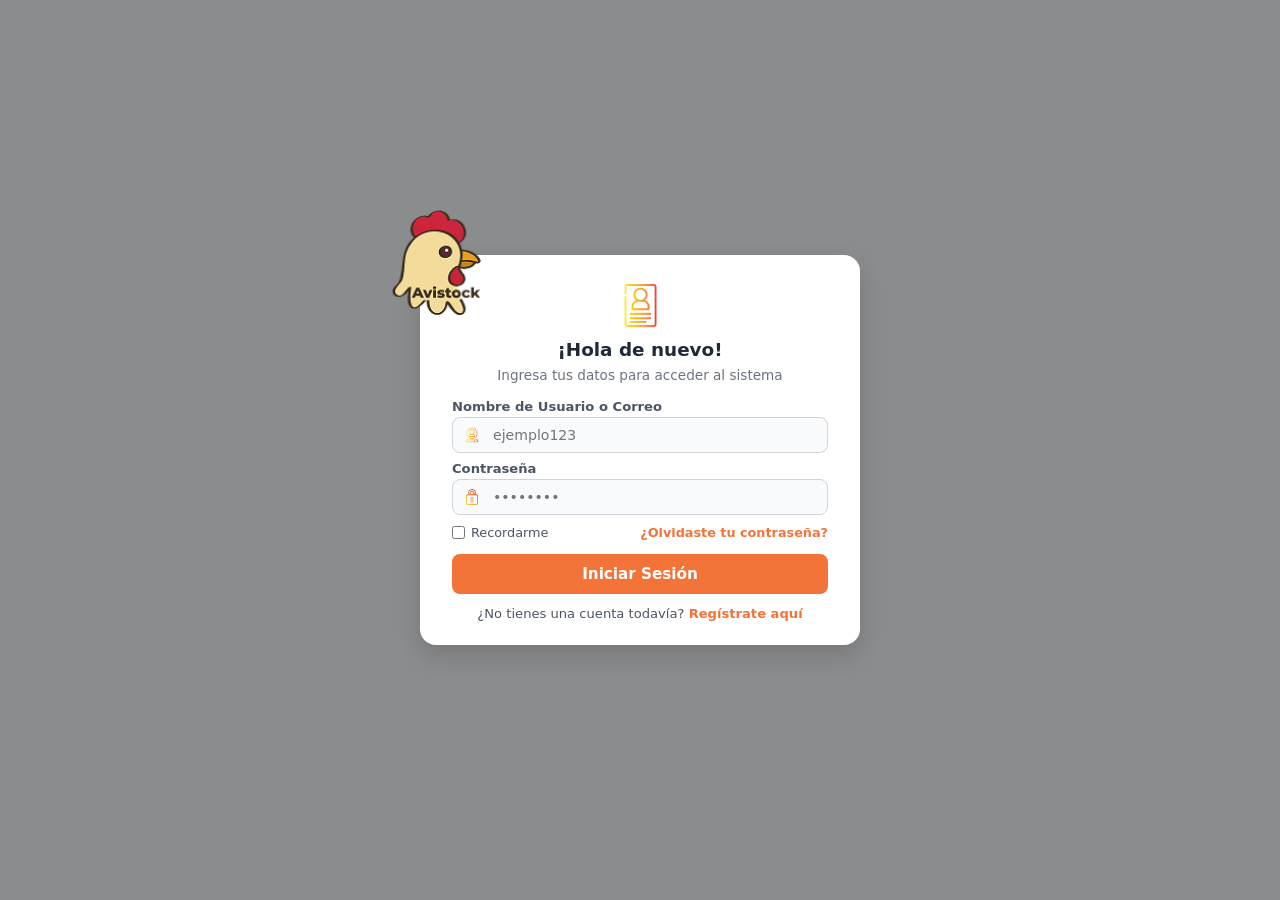
<file: html-global/login.html>
<!DOCTYPE html>
<html lang="es">
<head>
    <meta charset="UTF-8">
    <meta name="viewport" content="width=device-width, initial-scale=1.0">
    <title>Avistock - Iniciar Sesión</title>
    <!-- Ruta relativa correcta hacia tu CSS global -->
    <link rel="stylesheet" href="../css-global/login.css">
</head>
<body>

    <div class="login-container">
        <div class="login-card">
            
            <!-- Tu logo de Avistock exacto -->
            <div class="login-logo">
                <img src="../assets-global/LOGO_Avistock 3.png" alt="Avistock Logo">
            </div>

            <!-- Cabecera del login con tu icono para el login -->
            <div class="login-header">
                <img src="../assets-global/icono para el login.png" alt="Icono Login">
                <h2>¡Hola de nuevo!</h2>
                <p>Ingresa tus datos para acceder al sistema</p>
            </div>

            <!-- Caja de error dinámica para cuando fallen las credenciales -->
            <div class="alert-box" id="login-error-msg"></div>

            <!-- Formulario de acceso -->
            <form class="login-form" id="form-login" novalidate>
                
                <!-- Input Usuario / Correo con tu icono de usuario -->
                <div class="input-group">
                    <label for="username">Nombre de Usuario o Correo</label>
                    <div class="input-wrapper">
                        <span class="input-icon">
                            <img src="../assets-global/icono de usuario login.png" alt="User Icon" width="16">
                        </span>
                        <input type="text" id="username" placeholder="ejemplo123" required>
                    </div>
                </div>

                <!-- Input Contraseña con tu icono de candado -->
                <div class="input-group">
                    <label for="password">Contraseña</label>
                    <div class="input-wrapper">
                        <span class="input-icon">
                            <img src="../assets-global/icono candado.png" alt="Lock Icon" width="16">
                        </span>
                        <input type="password" id="password" placeholder="••••••••" required>
                    </div>
                </div>

                <!-- Opciones inferiores (Recordarme y Olvidé mi contraseña) -->
                <div class="form-options">
                    <label class="remember-me">
                        <input type="checkbox" id="remember"> Recordarme
                    </label>
                    <a href="recuperar.html" class="forgot-pass">¿Olvidaste tu contraseña?</a>
                </div>

                <!-- Botón de Iniciar Sesión -->
                <button type="submit" class="btn-login">Iniciar Sesión</button>

            </form>

            <!-- Enlace para registrarse -->
            <div class="login-footer">
                <p>¿No tienes una cuenta todavía? <a href="registro.html">Regístrate aquí</a></p>
            </div>

        </div>
    </div>

    <!-- Tu script unificado conectado -->
    <script src="../js-global/login.js"></script>
</body>
</html>
</file>
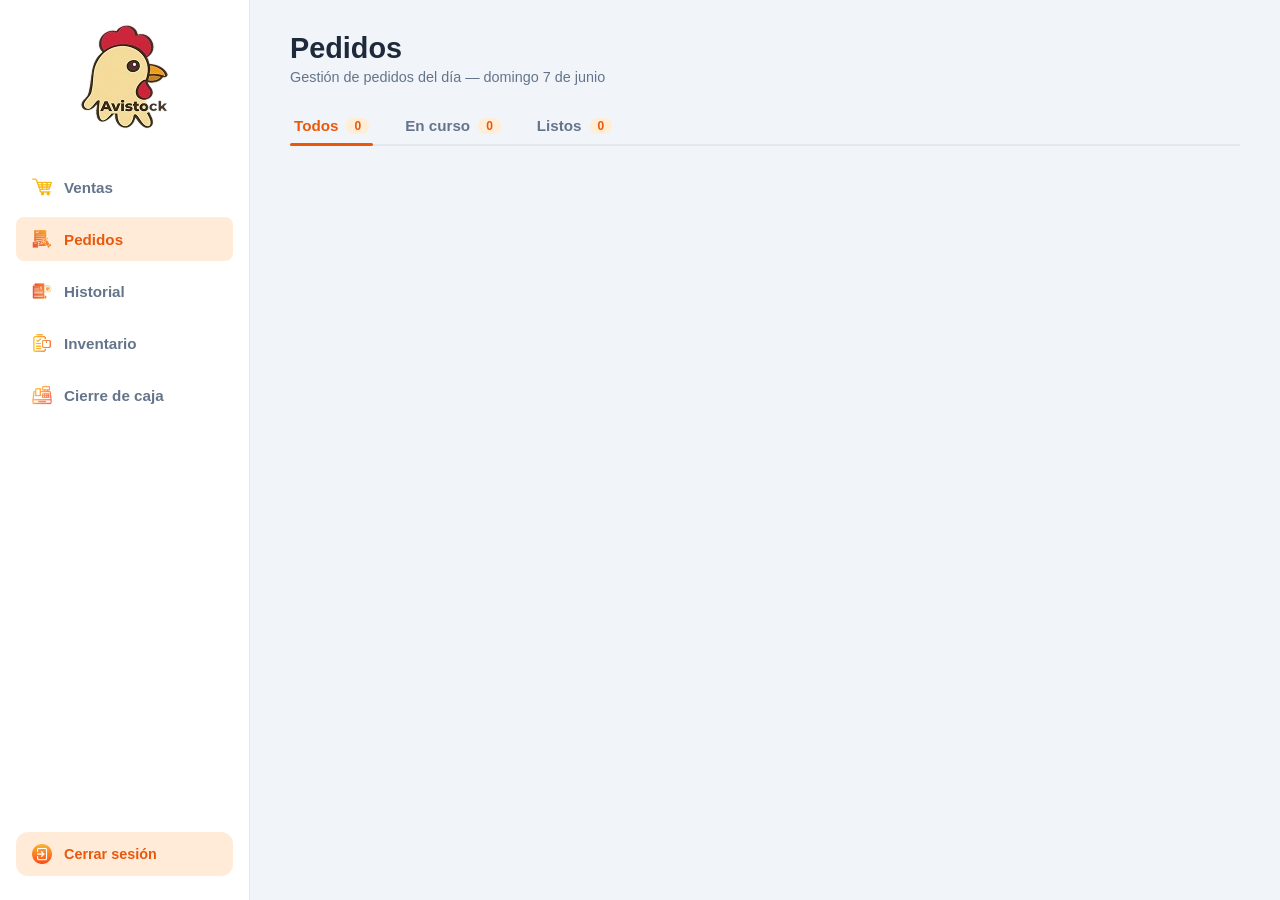
<file: html-global/pedidos.html>
<!DOCTYPE html>
<html lang="es">
<head>
    <meta charset="UTF-8">
    <meta name="viewport" content="width=device-width, initial-scale=1.0">
    <title>Avistock - Pedidos</title>
    <link rel="stylesheet" href="../css-global/admi.css">
</head>
<body class="app-body">

    <div class="app-container">
        
        <!-- ==========================================
             BARRA LATERAL (SIDEBAR) UNIFICADA
             ========================================== -->
        <aside class="sidebar">
            <div class="brand">
                <img src="../assets-global/LogoAvi 1.png" alt="Avistock" class="brand-logo" onerror="this.src='https://placehold.co/100x100?text=Avistock';">
            </div>
            
            <nav class="nav-menu">
                <a href="ventas.html" class="nav-item">
                    <div class="nav-icon-wrapper">
                        <img src="../assets-global/carrito-de-compras.png" alt="Ventas" class="icon-nav">
                    </div> 
                    Ventas
                </a>
                <a href="pedidos.html" class="nav-item active">
                    <div class="nav-icon-wrapper">
                        <img src="../assets-global/acuerdo-de-contrato.png" alt="Pedidos" class="icon-nav">
                    </div> 
                    Pedidos
                </a>
                <a href="historial.html" class="nav-item">
                    <div class="nav-icon-wrapper">
                        <img src="../assets-global/historial-de-pedidos.png" alt="Historial" class="icon-nav">
                    </div> 
                    Historial
                </a>
                <a href="inventario.html" class="nav-item">
                    <div class="nav-icon-wrapper">
                        <img src="../assets-global/lista-de-verificacion.png" alt="Inventario" class="icon-nav">
                    </div> 
                    Inventario
                </a>
                <a href="cierre_caja.html" class="nav-item">
                    <div class="nav-icon-wrapper">
                        <img src="../assets-global/caja-registradora.png" alt="Cierre de caja" class="icon-nav">
                    </div> 
                    Cierre de caja
                </a>
            </nav>

            <a href="#" onclick="cerrarSesion(event)" class="logout-btn">
                <div class="nav-icon-wrapper">
                    <img src="../assets-global/salida.png" alt="Cerrar sesión" class="icon-nav">
                </div> 
                Cerrar sesión
            </a>
        </aside>

        <!-- ==========================================
             CONTENIDO PRINCIPAL: PEDIDOS ESTILO FIGMA
             ========================================== -->
        <main class="main-content">
            <header class="content-header" style="margin-bottom: 24px;">
                <div class="header-titles">
                    <h1 style="font-size: 1.8rem; font-weight: 700; color: #1e293b; margin: 0;">Pedidos</h1>
                    <p class="subtitle" style="font-size: 0.9rem; color: #64748b; margin-top: 4px;">Gestión de pedidos del día — domingo 7 de junio</p>
                </div>
            </header>

            <!-- PESTAÑAS DE FILTRADO (TABS) -->
            <div class="tabs-container">
                <button class="tab-btn active" onclick="filtrarPedidos('todos', this)">
                    Todos <span class="tab-badge" id="badge-todos">0</span>
                </button>
                <button class="tab-btn" onclick="filtrarPedidos('en-curso', this)">
                    En curso <span class="tab-badge" id="badge-en-curso">0</span>
                </button>
                <button class="tab-btn" onclick="filtrarPedidos('listos', this)">
                    Listos <span class="tab-badge" id="badge-listos">0</span>
                </button>
            </div>

            <!-- CONTENEDOR DE TARJETAS (FEED) -->
            <div class="pedidos-feed" id="pedidos-feed">
                <!-- Las tarjetas se inyectan dinámicamente desde admi.js -->
            </div>
        </main>
    </div>

    <script src="../js-global/admi.js"></script>
    <script>
        function cerrarSesion(event) {
            event.preventDefault();
            if (confirm("¿Estás seguro de que quieres cerrar sesión?")) {
                window.location.href = "login.html";
            }
        }
    </script>
</body>
</html>
</file>
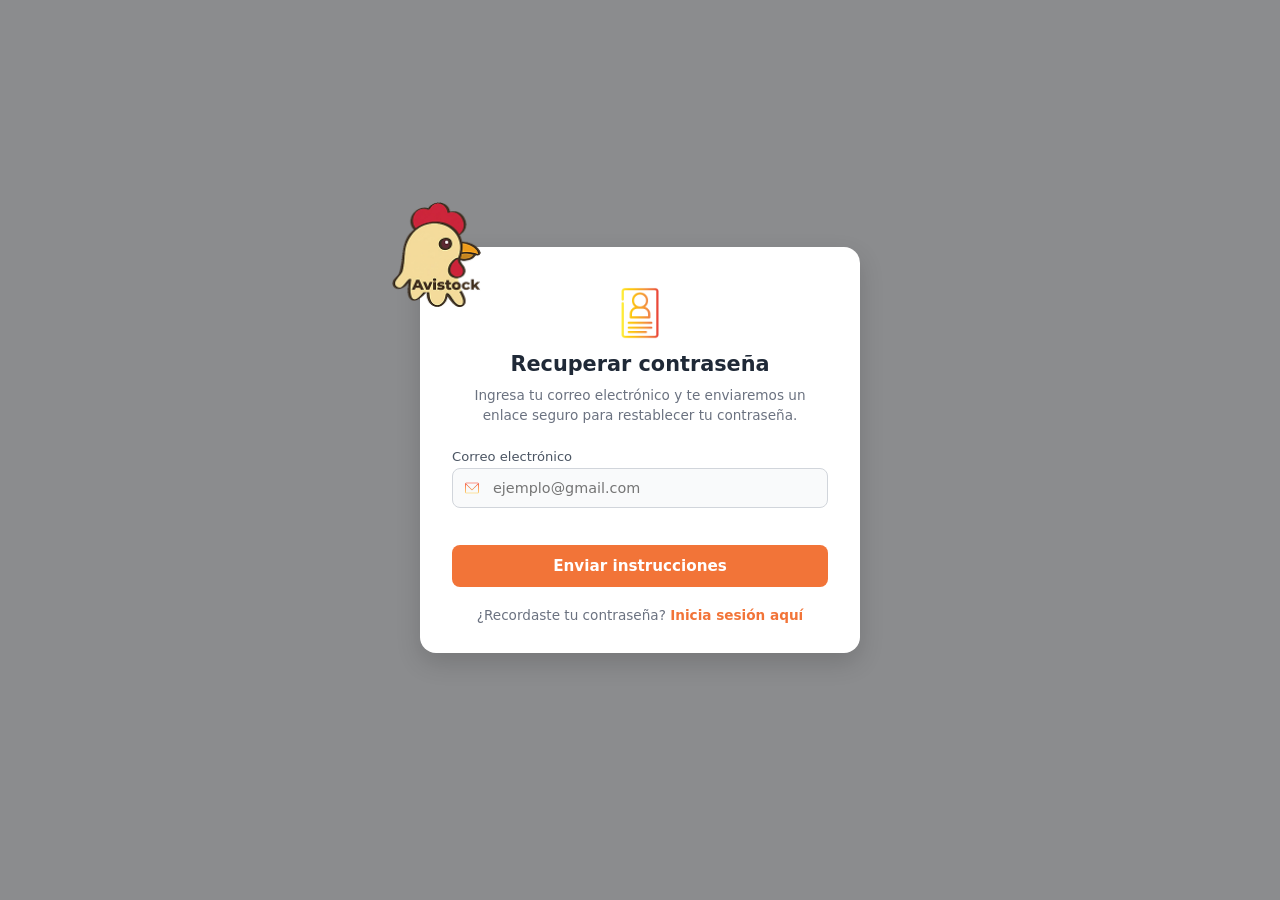
<file: html-global/recuperar.html>
<!DOCTYPE html>
<html lang="es">
<head>
    <meta charset="UTF-8">
    <meta name="viewport" content="width=device-width, initial-scale=1.0">
    <title>Avistock - Recuperar Contraseña</title>
    <link rel="stylesheet" href="../css-global/login.css">
    
    <style>
        /* Configuración unificada con tu pantalla de Registro */
        body, html {
            margin: 0;
            padding: 0;
            width: 100%;
            height: 100vh;
            overflow: hidden !important;
            background-color: #8b8c8e; /* Mismo gris exacto */
            font-family: system-ui, -apple-system, sans-serif; /* Misma fuente */
        }

        .login-container {
            width: 100%;
            height: 100vh;
            display: flex;
            align-items: center;
            justify-content: center;
            box-sizing: border-box;
            padding: 20px;
        }

        /* Tarjeta idéntica en bordes y sombras al registro */
        .login-card {
            position: relative !important;
            width: 100%;
            max-width: 440px; 
            background: #ffffff;
            border-radius: 16px;
            padding: 40px 32px 30px 32px !important; 
            box-shadow: 0 10px 25px rgba(0, 0, 0, 0.15);
            display: flex;
            flex-direction: column;
            box-sizing: border-box;
        }

        /* El Logo de Avistock en la esquina (idéntico al registro) */
        .login-logo {
            position: absolute !important;
            top: -46px !important;  
            left: -36px !important; 
            z-index: 10 !important; 
        }

        .login-logo img {
            width: 105px !important; 
            height: auto !important;
            display: block !important;
        }

        /* Cabecera */
        .login-header {
            text-align: center;
            margin-bottom: 24px !important;
        }

        .login-header img {
            width: 52px !important; /* Icono de llave o candado de recuperación */
            height: auto;
            margin-bottom: 8px;
        }

        .login-header h2 {
            font-size: 1.3rem !important;
            line-height: 1.3;
            margin: 0 0 8px 0;
            color: #1f2937;
        }

        .subtitle {
            color: #6b7280;
            font-size: 0.88rem !important;
            line-height: 1.4;
            margin: 0;
        }

        /* Formulario y Inputs alineados */
        .login-form {
            display: flex;
            flex-direction: column;
            gap: 12px !important; 
        }

        .input-group {
            display: flex;
            flex-direction: column;
            gap: 4px !important;
        }

        .input-group label {
            font-size: 0.82rem !important;
            font-weight: 500;
            color: #4b5563;
        }

        .input-wrapper {
            position: relative;
            display: flex;
            align-items: center;
        }

        .input-wrapper input {
            width: 100%;
            padding: 11px 12px 11px 40px !important; /* Ligeramente más alto para mejor UX de un solo campo */
            font-size: 0.9rem !important;
            border: 1px solid #d1d5db;
            border-radius: 8px;
            box-sizing: border-box;
            outline: none;
            transition: border-color 0.2s;
        }

        .input-wrapper input.input-error {
            border-color: #dc2626 !important;
            background-color: #fef2f2;
        }

        .input-icon {
            position: absolute;
            left: 12px;
            display: flex;
            align-items: center;
            justify-content: center;
            pointer-events: none;
        }

        .error-text {
            font-size: 0.75rem;
            color: #dc2626;
            margin-top: 1px;
            min-height: 12px; 
            display: block;
        }

        /* Botón Naranja */
        .btn-login {
            width: 100%;
            background-color: #f27438;
            color: white;
            padding: 12px !important;
            font-size: 0.95rem !important;
            font-weight: 600;
            border-radius: 8px;
            border: none;
            cursor: pointer;
            margin-top: 8px !important;
            transition: background-color 0.2s;
        }

        .btn-login:hover {
            background-color: #df5e23;
        }

        /* Footer */
        .login-footer {
            text-align: center;
            margin-top: 20px !important;
            font-size: 0.85rem !important;
        }

        .login-footer p {
            margin: 0;
            color: #6b7280;
        }

        .login-footer a {
            color: #f27438;
            text-decoration: none;
            font-weight: 600;
        }

        .login-footer a:hover {
            text-decoration: underline;
        }
    </style>
</head>
<body>

    <div class="login-container">
        <div class="login-card">
            
            <!-- Logo de la esquina idéntico al registro -->
            <div class="login-logo">
                <img src="../assets-global/LOGO_Avistock 3.png" alt="Avistock Logo" onerror="this.src='https://placehold.co/105x105?text=Avistock';">
            </div>

            <!-- Cabecera de recuperación -->
            <div class="login-header">
                <!-- Usamos tu icono de login o uno de ayuda -->
                <img src="../assets-global/icono para el login.png" alt="Recuperar cuenta" onerror="this.src='https://placehold.co/52x52?text=🔑';">
                <h2>Recuperar contraseña</h2>
                <p class="subtitle">Ingresa tu correo electrónico y te enviaremos un enlace seguro para restablecer tu contraseña.</p>
            </div>

            <!-- Formulario interactivo -->
            <form class="login-form" id="recoveryForm" novalidate>
                
                <div class="input-group">
                    <label for="recovery-email">Correo electrónico</label>
                    <div class="input-wrapper">
                        <span class="input-icon">
                            <!-- Icono de correo unificado -->
                            <img src="../assets-global/icono correo.png" alt="icono correo" width="16" onerror="this.src='https://placehold.co/16x16?text=✉️';">
                        </span>
                        <input type="email" id="recovery-email" placeholder="ejemplo@gmail.com">
                    </div>
                    <small class="error-text" id="err-email"></small>
                </div>

                <button type="submit" class="btn-login">Enviar instrucciones</button>

            </form>

            <!-- Enlace de regreso -->
            <div class="login-footer">
                <p>¿Recordaste tu contraseña? <a href="login.html">Inicia sesión aquí</a></p>
            </div>

        </div>
    </div>

    <script>
        const form = document.getElementById('recoveryForm');
        const emailInput = document.getElementById('recovery-email');
        const errorText = document.getElementById('err-email');

        form.addEventListener('submit', function(e) {
            e.preventDefault();
            
            // Limpiar errores visuales previos
            errorText.innerText = '';
            emailInput.classList.remove('input-error');

            const emailValue = emailInput.value.trim();
            const regexEmail = /^[^\s@]+@[^\s@]+\.[^\s@]+$/;

            if (!emailValue) {
                mostrarError(emailInput, 'El campo es obligatorio *');
            } else if (!regexEmail.test(emailValue)) {
                mostrarError(emailInput, 'Por favor, introduce un correo electrónico válido.');
            } else {
                // Éxito: Simulación de envío
                alert(`Te hemos enviado un correo de recuperación a: ${emailValue}`);
                window.location.href = 'login.html';
            }
        });

        function mostrarError(inputElement, mensaje) {
            inputElement.classList.add('input-error');
            errorText.innerText = mensaje;
        }
    </script>

</body>
</html>
</file>
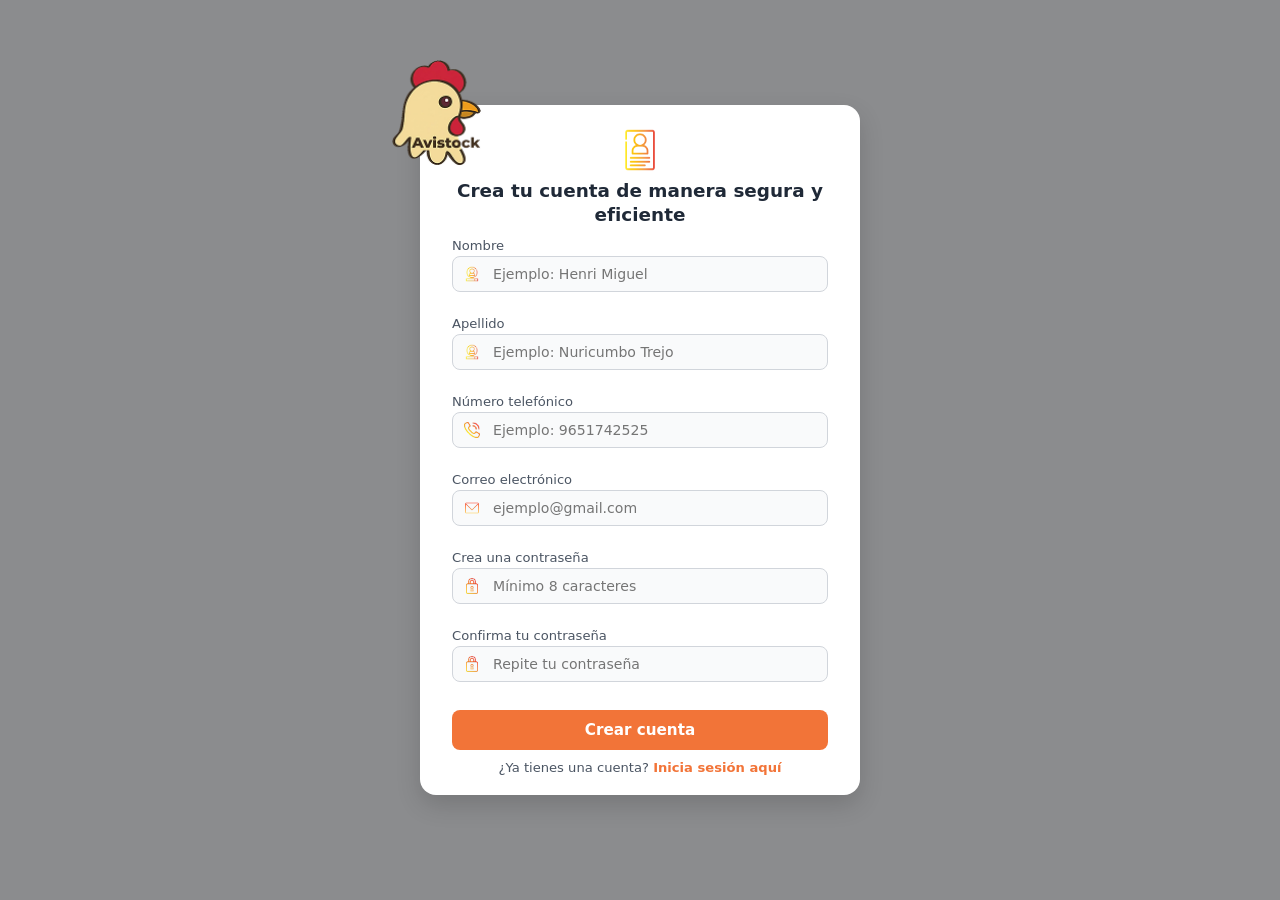
<file: html-global/registro.html>
<!DOCTYPE html>
<html lang="es">
<head>
    <meta charset="UTF-8">
    <meta name="viewport" content="width=device-width, initial-scale=1.0">
    <title>Avistock - Crea tu cuenta</title>
    <!-- Vinculamos tu archivo css unificado -->
    <link rel="stylesheet" href="../css-global/login.css">
    
    <style>
        /* Mantenemos tus excelentes optimizaciones de espacio aquí o puedes moverlas al login.css */
        body, html {
            margin: 0;
            padding: 0;
            width: 100%;
            height: 100vh;
            overflow: hidden !important;
            background-color: #8b8c8e; /* Ajustado al gris oscuro de tu paleta original */
            font-family: system-ui, -apple-system, sans-serif;
        }

        .login-container {
            width: 100%;
            height: 100vh;
            display: flex;
            align-items: center;
            justify-content: center;
            box-sizing: border-box;
            padding: 20px;
        }

        .login-card {
            position: relative !important;
            width: 100%;
            max-width: 440px; 
            background: #ffffff;
            border-radius: 16px;
            padding: 24px 32px 20px 32px !important; 
            box-shadow: 0 10px 25px rgba(0, 0, 0, 0.15);
            display: flex;
            flex-direction: column;
            box-sizing: border-box;
        }

        .login-header {
            text-align: center;
            margin-bottom: 12px !important;
        }

        .login-header img {
            width: 42px !important; 
            height: auto;
            margin-bottom: 4px;
        }

        .login-header h2 {
            font-size: 1.15rem !important;
            line-height: 1.3;
            margin: 0;
            color: #1f2937;
        }

        .login-form {
            display: flex;
            flex-direction: column;
            gap: 8px !important; 
        }

        .input-group {
            display: flex;
            flex-direction: column;
            gap: 3px !important;
        }

        .input-group label {
            font-size: 0.82rem !important;
            font-weight: 500;
            color: #4b5563;
        }

        .input-wrapper {
            position: relative;
            display: flex;
            align-items: center;
        }

        .input-wrapper input {
            width: 100%;
            padding: 9px 12px 9px 40px !important; 
            font-size: 0.88rem !important;
            border: 1px solid #d1d5db;
            border-radius: 8px;
            box-sizing: border-box;
            outline: none;
            transition: border-color 0.2s;
        }

        .input-wrapper input.input-error {
            border-color: #dc2626 !important;
            background-color: #fef2f2;
        }

        .input-icon {
            position: absolute;
            left: 12px;
            display: flex;
            align-items: center;
            justify-content: center;
            pointer-events: none;
        }

        .error-text {
            font-size: 0.75rem;
            color: #dc2626;
            margin-top: 1px;
            min-height: 12px; 
            display: block;
        }

        .btn-login {
            width: 100%;
            background-color: #f27438;
            color: white;
            padding: 11px !important;
            font-size: 0.95rem !important;
            font-weight: 600;
            border-radius: 8px;
            border: none;
            cursor: pointer;
            margin-top: 4px !important;
            transition: background-color 0.2s;
        }

        .btn-login:hover {
            background-color: #df5e23;
        }

        .login-footer {
            text-align: center;
            margin-top: 10px !important;
            font-size: 0.82rem !important;
        }

        .login-footer p {
            margin: 0;
        }

        .login-logo {
            position: absolute !important;
            top: -46px !important;  
            left: -36px !important; 
            z-index: 10 !important; 
        }

        .login-logo img {
            width: 105px !important; 
            height: auto !important;
            display: block !important;
        }
    </style>
</head>
<body>

    <div class="login-container">
        <div class="login-card">
            
            <!-- Ruta corregida a relativa para evitar imágenes rotas -->
            <div class="login-logo">
                <img src="../assets-global/LOGO_Avistock 3.png" alt="Avistock Logo" onerror="this.src='https://placehold.co/105x105?text=Avistock';">
            </div>

            <div class="login-header">
                <img src="../assets-global/icono para el login.png" alt="Registro de cuenta" onerror="this.src='https://placehold.co/42x42?text=📝';">
                <h2>Crea tu cuenta de manera segura y eficiente</h2>
            </div>

            <form class="login-form" id="registerForm" novalidate>
                
                <div class="input-group">
                    <label for="reg-firstname">Nombre</label>
                    <div class="input-wrapper">
                        <span class="input-icon">
                            <img src="../assets-global/icono de usuario login.png" alt="icono usuario" width="16" onerror="this.src='https://placehold.co/16x16?text=👤';">
                        </span>
                        <input type="text" id="reg-firstname" placeholder="Ejemplo: Henri Miguel">
                    </div>
                    <small class="error-text" id="err-firstname"></small>
                </div>

                <div class="input-group">
                    <label for="reg-lastname">Apellido</label>
                    <div class="input-wrapper">
                        <span class="input-icon">
                            <img src="../assets-global/icono de usuario login.png" alt="icono usuario" width="16" onerror="this.src='https://placehold.co/16x16?text=👤';">
                        </span>
                        <input type="text" id="reg-lastname" placeholder="Ejemplo: Nuricumbo Trejo">
                    </div>
                    <small class="error-text" id="err-lastname"></small>
                </div>

                <div class="input-group">
                    <label for="reg-phone">Número telefónico</label>
                    <div class="input-wrapper">
                        <span class="input-icon">
                            <img src="../assets-global/icono telefono.png" alt="icono telefono" width="16" onerror="this.src='https://placehold.co/16x16?text=📞';">
                        </span>
                        <input type="tel" id="reg-phone" placeholder="Ejemplo: 9651742525" maxlength="10">
                    </div>
                    <small class="error-text" id="err-phone"></small>
                </div>

                <div class="input-group">
                    <label for="reg-email">Correo electrónico</label>
                    <div class="input-wrapper">
                        <span class="input-icon">
                            <img src="../assets-global/icono correo.png" alt="icono correo" width="16" onerror="this.src='https://placehold.co/16x16?text=✉️';">
                        </span>
                        <input type="email" id="reg-email" placeholder="ejemplo@gmail.com">
                    </div>
                    <small class="error-text" id="err-email"></small>
                </div>

                <div class="input-group">
                    <label for="reg-password">Crea una contraseña</label>
                    <div class="input-wrapper">
                        <span class="input-icon">
                            <img src="../assets-global/icono candado.png" alt="icono candado" width="16" onerror="this.src='https://placehold.co/16x16?text=🔒';">
                        </span>
                        <input type="password" id="reg-password" placeholder="Mínimo 8 caracteres">
                    </div>
                    <small class="error-text" id="err-password"></small>
                </div>

                <div class="input-group">
                    <label for="reg-confirm-password">Confirma tu contraseña</label>
                    <div class="input-wrapper">
                        <span class="input-icon">
                            <img src="../assets-global/icono candado.png" alt="icono candado" width="16" onerror="this.src='https://placehold.co/16x16?text=🔒';">
                        </span>
                        <input type="password" id="reg-confirm-password" placeholder="Repite tu contraseña">
                    </div>
                    <small class="error-text" id="err-confirm"></small>
                </div>

                <button type="submit" class="btn-login">Crear cuenta</button>

            </form>

            <div class="login-footer">
                <p>¿Ya tienes una cuenta? <a href="login.html" style="color: #f27438; text-decoration: none; font-weight: 600;">Inicia sesión aquí</a></p>
            </div>

        </div>
    </div>

    <script>
        const form = document.getElementById('registerForm');
        const firstName = document.getElementById('reg-firstname');
        const lastName = document.getElementById('reg-lastname');
        const phone = document.getElementById('reg-phone');
        const email = document.getElementById('reg-email');
        const password = document.getElementById('reg-password');
        const confirmPassword = document.getElementById('reg-confirm-password');

        // Filtro para permitir únicamente letras en Nombre y Apellido (con tildes y ñ)
        [firstName, lastName].forEach(input => {
            input.addEventListener('input', function() {
                this.value = this.value.replace(/[^a-zA-ZáéíóúÁÉÍÓÚñÑ ]/g, '');
            });
        });

        // Filtro para permitir únicamente números en Teléfono
        phone.addEventListener('input', function() {
            this.value = this.value.replace(/[^0-9]/g, '');
        });

        form.addEventListener('submit', function(e) {
            e.preventDefault();
            let tieneErrores = false;

            // Limpiar errores visuales previos
            document.querySelectorAll('.error-text').forEach(el => el.innerText = '');
            document.querySelectorAll('input').forEach(input => input.classList.remove('input-error'));

            // Validar Nombre
            if (!firstName.value.trim()) {
                mostrarError(firstName, 'err-firstname', 'El campo es obligatorio *');
                tieneErrores = true;
            }

            // Validar Apellido
            if (!lastName.value.trim()) {
                mostrarError(lastName, 'err-lastname', 'El campo es obligatorio *');
                tieneErrores = true;
            }

            // Validar Teléfono
            if (!phone.value.trim()) {
                mostrarError(phone, 'err-phone', 'El campo es obligatorio *');
                tieneErrores = true;
            } else if (phone.value.length < 10) {
                mostrarError(phone, 'err-phone', 'El número debe tener 10 dígitos.');
                tieneErrores = true;
            }

            // Validar Correo Electrónico (Presencia y Formato)
            const regexEmail = /^[^\s@]+@[^\s@]+\.[^\s@]+$/;
            if (!email.value.trim()) {
                mostrarError(email, 'err-email', 'El campo es obligatorio *');
                tieneErrores = true;
            } else if (!regexEmail.test(email.value.trim())) {
                mostrarError(email, 'err-email', 'Por favor, introduce un correo electrónico válido.');
                tieneErrores = true;
            }

            // Validar Contraseña
            if (!password.value.trim()) {
                mostrarError(password, 'err-password', 'El campo es obligatorio *');
                tieneErrores = true;
            } else if (password.value.length < 8) {
                mostrarError(password, 'err-password', 'Mínimo debe contener 8 caracteres.');
                tieneErrores = true;
            }

            // Validar Confirmación de Contraseña
            if (!confirmPassword.value.trim()) {
                mostrarError(confirmPassword, 'err-confirm', 'El campo es obligatorio *');
                tieneErrores = true;
            } else if (password.value !== confirmPassword.value) {
                mostrarError(confirmPassword, 'err-confirm', 'Las contraseñas no coinciden.');
                tieneErrores = true;
            }

            // Si pasa todas las validaciones, redirige al login
            if (!tieneErrores) {
                alert("Cuenta creada de manera exitosa.");
                window.location.href = 'login.html';
            }
        });

        function mostrarError(inputElement, idErrorSpan, mensaje) {
            inputElement.classList.add('input-error');
            document.getElementById(idErrorSpan).innerText = mensaje;
        }
    </script>

</body>
</html>
</file>
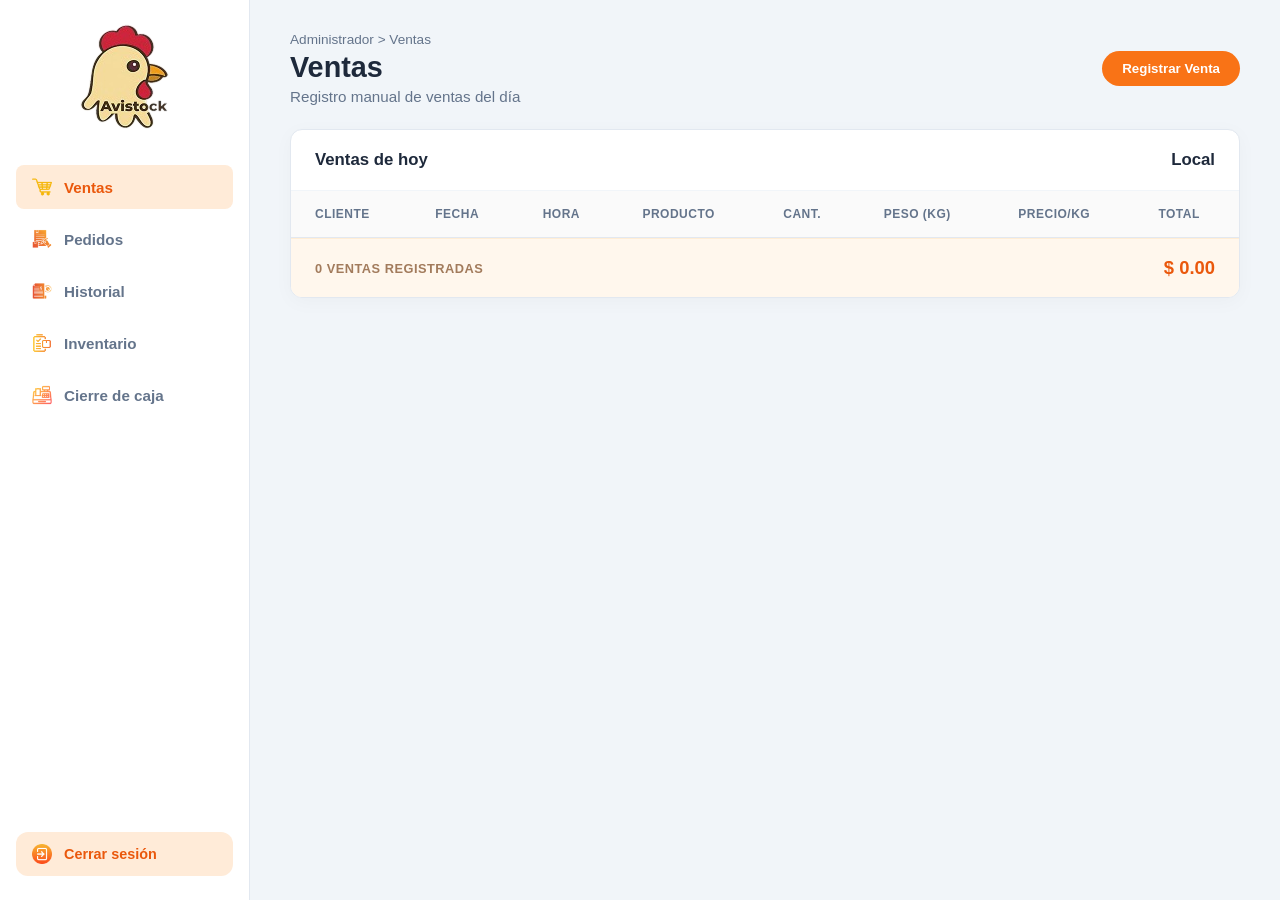
<file: html-global/ventas.html>
<!DOCTYPE html>
<html lang="es">
<head>
    <meta charset="UTF-8">
    <meta name="viewport" content="width=device-width, initial-scale=1.0">
    <title>Avistock - Ventas</title>
    <!-- Vinculamos tu CSS global unificado -->
    <link rel="stylesheet" href="../css-global/admi.css">
</head>
<body class="app-body">

    <div class="app-container">
        
        <!-- ==========================================
             BARRA LATERAL (SIDEBAR) UNIFICADA
             ========================================== -->
        <aside class="sidebar">
            <div class="brand">
                <img src="../assets-global/LogoAvi 1.png" alt="Avistock" class="brand-logo" onerror="this.src='https://placehold.co/100x100?text=Avistock';">
            </div>
            
            <nav class="nav-menu">
                <a href="ventas.html" class="nav-item active">
                    <div class="nav-icon-wrapper">
                        <img src="../assets-global/carrito-de-compras.png" alt="Ventas" class="icon-nav">
                    </div> 
                    Ventas
                </a>
                <a href="pedidos.html" class="nav-item">
                    <div class="nav-icon-wrapper">
                        <img src="../assets-global/acuerdo-de-contrato.png" alt="Pedidos" class="icon-nav">
                    </div> 
                    Pedidos
                </a>
                <a href="historial.html" class="nav-item">
                    <div class="nav-icon-wrapper">
                        <img src="../assets-global/historial-de-pedidos.png" alt="Historial" class="icon-nav">
                    </div> 
                    Historial
                </a>
                <a href="inventario.html" class="nav-item">
                    <div class="nav-icon-wrapper">
                        <img src="../assets-global/lista-de-verificacion.png" alt="Inventario" class="icon-nav">
                    </div> 
                    Inventario
                </a>
                <a href="cierre_caja.html" class="nav-item">
                    <div class="nav-icon-wrapper">
                        <img src="../assets-global/caja-registradora.png" alt="Cierre de caja" class="icon-nav">
                    </div> 
                    Cierre de caja
                </a>
            </nav>

            <!-- Botón de Cerrar Sesión corregido -->
            <a href="#" onclick="cerrarSesion(event)" class="logout-btn">
                <div class="nav-icon-wrapper">
                    <img src="../assets-global/salida.png" alt="Cerrar sesión" class="icon-nav">
                </div> 
                Cerrar sesión
            </a>
        </aside>

        <!-- ==========================================
             CONTENIDO PRINCIPAL
             ========================================== -->
        <main class="main-content">
            <header class="content-header" style="display: flex; justify-content: space-between; align-items: center; margin-bottom: 24px;">
                <div class="header-titles">
                    <p class="breadcrumbs" style="font-size: 0.85rem; color: #64748b; margin-bottom: 4px;">Administrador > Ventas</p>
                    <h1 style="font-size: 1.8rem; font-weight: 700; color: #1e293b; margin: 0;">Ventas</h1>
                    <p class="subtitle" style="font-size: 0.95rem; color: #64748b; margin-top: 4px;">Registro manual de ventas del día</p>
                </div>
                <button class="btn-registrar-venta" onclick="abrirModalRegistrarVenta()" style="background-color: #f97316; color: white; border: none; padding: 10px 20px; border-radius: 20px; font-weight: 600; cursor: pointer; transition: background 0.2s;">Registrar Venta</button>
            </header>

            <!-- TARJETA CONTENEDORA DE LA TABLA -->
            <div class="ventas-card" style="background-color: #ffffff; border-radius: 12px; box-shadow: 0 4px 20px rgba(0,0,0,0.03); overflow: hidden; border: 1px solid #e2e8f0;">
                <div class="card-header" style="display: flex; justify-content: space-between; padding: 20px 24px; border-bottom: 1px solid #f1f5f9; align-items: center;">
                    <span class="card-title" style="font-size: 1.05rem; font-weight: 700; color: #1e293b;">Ventas de hoy</span>
                    <span class="card-subtitle" style="font-weight: 700; font-size: 1.05rem; color: #1e293b;">Local</span>
                </div>

                <div class="table-wrapper">
                    <table style="width: 100%; border-collapse: collapse;">
                        <thead>
                            <tr>
                                <th>Cliente</th>
                                <th>Fecha</th>
                                <th>Hora</th>
                                <th>Producto</th>
                                <th>Cant.</th>
                                <th>Peso (Kg)</th>
                                <th>Precio/Kg</th>
                                <th>Total</th>
                            </tr>
                        </thead>
                        <tbody id="tabla-ventas-rows">
                            <!-- Los datos se inyectan dinámicamente desde admi.js -->
                        </tbody>
                    </table>
                </div>

                <!-- FRANJA NARANJA INFERIOR UNIFICADA (CONTADOR Y MONTO TOTAL) -->
                <div class="card-footer">
                    <span id="ventas-contador-texto" class="footer-count">0 VENTAS REGISTRADAS</span>
                    <span id="total-ventas-monto" class="footer-total">$ 0.00</span>
                </div>
            </div>
        </main>
    </div>

    <!-- ==========================================
         MODAL REGISTRAR VENTA (ESTILO FIGMA)
         ========================================== -->
        <div class="modal-overlay" id="modal-registrar-venta" style="display: none;"><div class="modal-content-figma">
            <div class="modal-header-figma">
                <span class="plus-orange">+</span>
                <h3>Nueva venta</h3>
            </div>
            <form class="modal-form-figma" id="form-nueva-venta">
                <div class="form-group-figma">
                    <label for="venta-cliente">Cliente</label>
                    <input type="text" id="venta-cliente" placeholder="Ej: Don Ramón" required>
                </div>
                <div class="form-group-figma">
                    <label for="venta-fecha">Fecha</label>
                    <input type="text" id="venta-fecha" placeholder="Ej: 16/07/2026" required>
                </div>
                <div class="form-group-figma">
                    <label for="venta-hora">Hora</label>
                    <input type="text" id="venta-hora" placeholder="Ej: 10:30" required>
                </div>
                <div class="form-group-figma">
                    <label for="venta-producto">Producto</label>
                    <select id="venta-producto">
                        <option value="Pollo vivo">Pollo vivo</option>
                        <option value="Pollo en camara">Pollo en camara</option>
                    </select>
                </div>
                <div class="form-group-figma">
                    <label for="venta-cantidad">Cantidad</label>
                    <input type="number" id="venta-cantidad" placeholder="Ej: 5" min="1" required>
                </div>
                <div class="form-group-figma">
                    <label for="venta-peso">Peso (Kg)</label>
                    <input type="number" id="venta-peso" step="0.1" placeholder="Ej: 11.0" min="0.1" required>
                </div>
                <div class="form-group-figma">
                    <label for="venta-precio">Precio/Kg</label>
                    <input type="number" id="venta-precio" step="0.01" placeholder="Ej: 12.50" min="0.1" required>
                </div>
                <div class="form-actions-figma">
                    <button type="submit" class="btn-agregar">Agregar venta</button>
                    <button type="button" class="btn-cancelar" onclick="cerrarModalVenta(true)">Cancelar</button>
                </div>
            </form>
        </div>
    </div>

    <!-- CONTENEDOR PARA LAS ALERTAS FLOTANTES (TOASTS) -->
    <div class="notification-container" id="notification-container"></div>

    <!-- Vinculamos tu JavaScript global unificado -->
    <script src="../js-global/admi.js"></script>
    <script>
        // Lógica local para capturar fecha y hora actual automáticamente al presionar el botón
        function abrirModalRegistrarVenta() {
            const ahora = new Date();
            const fechaActual = `${ahora.getDate().toString().padStart(2, '0')}/${(ahora.getMonth() + 1).toString().padStart(2, '0')}/${ahora.getFullYear()}`;
            const horaActual = ahora.toLocaleTimeString([], { hour: '2-digit', minute: '2-digit', hour12: false });

            document.getElementById('venta-fecha').value = fechaActual;
            document.getElementById('venta-hora').value = horaActual;
            document.getElementById('modal-registrar-venta').style.display = 'flex';
        }

        // Función para cerrar el modal de ventas si se presiona cancelar
        function cerrarModalVenta(limpiar) {
            document.getElementById('modal-registrar-venta').style.display = 'none';
            if (limpiar) {
                document.getElementById('form-nueva-venta').reset();
            }
        }

        // Función de cerrar sesión integrada
        function cerrarSesion(event) {
            event.preventDefault();
            if (confirm("¿Estás seguro de que quieres cerrar sesión?")) {
                window.location.href = "login.html";
            }
        }
    </script>
</body>
</html>
</file>
<file: css-global/admi.css>
/* ==========================================================================
   AVISTOCK - SISTEMA DE ADMINISTRACIÓN (CSS GLOBAL UNIFICADO)
   ========================================================================== */

/* --------------------------------------------------------------------------
   1. VARIABLES Y CONFIGURACIÓN GLOBAL
   -------------------------------------------------------------------------- */
:root {
    --primary: #f97316;          /* Naranja principal */
    --primary-hover: #ea580c;    /* Naranja oscuro para hovers */
    --primary-light: #ffebd8;    /* Naranja muy claro para fondos activos */
    --primary-muted: #fff7ed;    /* Naranja ultra claro para footers */
    
    --bg-app: #f1f5f9;           /* Fondo gris claro de la aplicación */
    --bg-card: #ffffff;          /* Fondo de tarjetas */
    --border-color: #e2e8f0;     /* Bordes finos suaves */
    
    --text-main: #1e293b;        /* Texto oscuro principal */
    --text-sub: #64748b;         /* Texto gris secundario */
    --text-muted: #94a3b8;       /* Texto gris suave / deshabilitado */
    --text-success: #10b981;     /* Verde para estados positivos/anticipos */
    --text-danger: #ef4444;      /* Rojo para errores/mermas */
    
    --sidebar-width: 250px;      /* Ancho estándar del menú lateral */
}

* {
    margin: 0;
    padding: 0;
    box-sizing: border-box;
    font-family: 'Segoe UI', -apple-system, BlinkMacSystemFont, Roboto, sans-serif;
}

body.app-body {
    background-color: var(--bg-app);
    color: var(--text-main);
    min-height: 100vh;
}

/* --------------------------------------------------------------------------
   2. ESTRUCTURA Y LAYOUT PRINCIPAL
   -------------------------------------------------------------------------- */
.app-container {
    display: flex;
    min-height: 100vh;
}

.main-content {
    flex-grow: 1;
    margin-left: var(--sidebar-width);
    padding: 32px 40px;
    background-color: var(--bg-app);
    max-width: calc(100vw - var(--sidebar-width));
}

/* Encabezado de Página Unificado */
.page-header {
    display: flex;
    justify-content: space-between;
    align-items: flex-start;
    margin-bottom: 32px;
}

.breadcrumb {
    font-size: 0.85rem;
    color: var(--text-muted);
    margin-bottom: 6px;
}

.page-title {
    font-size: 1.75rem;
    font-weight: 700;
    color: var(--text-main);
    margin-bottom: 4px;
}

.page-subtitle {
    font-size: 0.9rem;
    color: var(--text-sub);
}

.content-section {
    margin-bottom: 32px;
}

.section-title {
    font-size: 1.15rem;
    font-weight: 600;
    margin-bottom: 16px;
    color: var(--text-main);
}

/* --------------------------------------------------------------------------
   3. BARRA LATERAL (SIDEBAR)
   -------------------------------------------------------------------------- */
.sidebar {
    width: var(--sidebar-width);
    background-color: var(--bg-card);
    border-right: 1px solid var(--border-color);
    display: flex;
    flex-direction: column;
    padding: 24px 16px;
    position: fixed;
    height: 100vh;
    left: 0;
    top: 0;
    z-index: 100;
}

.brand {
    text-align: center;
    margin-bottom: 36px;
    display: flex;
    justify-content: center;
    align-items: center;
}

.brand-logo {
    max-width: 105px;
    height: auto;
}

.nav-menu {
    display: flex;
    flex-direction: column;
    gap: 8px;
    flex-grow: 1;
}

.nav-item {
    display: flex;
    align-items: center;
    gap: 12px;
    padding: 12px 16px;
    color: var(--text-sub);
    text-decoration: none;
    font-weight: 600;
    font-size: 0.95rem;
    border-radius: 8px;
    transition: all 0.2s ease;
    background: transparent;
    border: none;
    cursor: pointer;
    width: 100%;
}

.nav-item:hover {
    background-color: #f8fafc;
    color: var(--text-main);
}

.nav-item.active {
    background-color: var(--primary-light);
    color: var(--primary-hover);
}

.nav-icon-wrapper {
    display: inline-flex;
    align-items: center;
    justify-content: center;
    width: 20px;
    height: 20px;
    flex-shrink: 0;
}

.nav-icon-wrapper img {
    width: 100%;
    height: 100%;
    object-fit: contain;
}

.logout-btn, .logout-item {
    margin-top: auto;
    display: flex;
    align-items: center;
    gap: 12px;
    padding: 12px 16px;
    color: var(--primary-hover);
    background-color: var(--primary-light);
    border-radius: 12px;
    text-decoration: none;
    font-weight: 700;
    font-size: 0.9rem;
    transition: background 0.2s ease;
    border: none;
    cursor: pointer;
    width: 100%;
}

.logout-btn:hover, .logout-item:hover {
    background-color: #ffd8b3;
}

/* --------------------------------------------------------------------------
   4. TARJETAS, TABLAS Y PIES DE PÁGINA
   -------------------------------------------------------------------------- */
.card, .ventas-card {
    background-color: var(--bg-card);
    border-radius: 12px;
    box-shadow: 0 4px 20px rgba(0, 0, 0, 0.02);
    border: 1px solid var(--border-color);
    overflow: hidden;
}

.table-wrapper, .table-container {
    width: 100%;
    overflow-x: auto;
}

table, .data-table {
    width: 100%;
    border-collapse: collapse;
    text-align: left;
}

th {
    background-color: #fafafa;
    color: var(--text-sub);
    font-size: 0.75rem;
    font-weight: 700;
    text-transform: uppercase;
    letter-spacing: 0.5px;
    padding: 16px 24px;
    border-bottom: 1px solid var(--border-color);
}

td {
    padding: 16px 24px;
    border-bottom: 1px solid #f1f5f9;
    font-size: 0.9rem;
    color: var(--text-main);
}

tr:hover td {
    background-color: #f8fafc;
}

.text-right { text-align: right; }
.text-danger { color: var(--text-danger) !important; font-weight: 700; }

.card-footer, .resumen-ventas-footer {
    background-color: var(--primary-muted);
    border-top: 1px solid #ffedd5;
    padding: 18px 24px;
    display: flex;
    justify-content: space-between;
    align-items: center;
}

.footer-count, #cant-pedidos-footer {
    font-size: 0.8rem;
    font-weight: 700;
    color: #a27b5c;
    letter-spacing: 0.5px;
}

.footer-total, .total-monto, #por-cobrar-footer {
    font-size: 1.15rem;
    font-weight: 800;
    color: var(--primary-hover);
}

/* --------------------------------------------------------------------------
   5. BOTONES GENERALES
   -------------------------------------------------------------------------- */
.btn-primary {
    background-color: var(--primary);
    color: #ffffff;
    border: none;
    padding: 10px 20px;
    border-radius: 8px;
    font-weight: 700;
    font-size: 0.9rem;
    cursor: pointer;
    transition: background-color 0.15s ease;
    display: inline-flex;
    align-items: center;
    justify-content: center;
    gap: 8px;
}

.btn-primary:hover {
    background-color: var(--primary-hover);
}

/* Corrección de tamaño del botón superior en el encabezado */
.btn-header {
    width: auto !important;
    padding: 10px 20px;
    font-size: 0.88rem;
    align-self: center;
}

.btn-secondary {
    background-color: #ffffff;
    color: var(--text-sub);
    border: 1.5px solid #cbd5e1;
    padding: 8px 16px;
    border-radius: 8px;
    font-size: 0.85rem;
    font-weight: 700;
    cursor: pointer;
    transition: all 0.15s ease;
    display: inline-flex;
    align-items: center;
    gap: 6px;
}

.btn-secondary:hover {
    border-color: var(--primary-hover);
    color: var(--primary-hover);
    background-color: var(--primary-muted);
}

.btn-sm {
    padding: 6px 14px;
    font-size: 0.8rem;
}

/* --------------------------------------------------------------------------
   6. TABS, NAVEGACIÓN Y FEED DE PEDIDOS
   -------------------------------------------------------------------------- */
.tabs-container {
    display: flex;
    gap: 28px;
    border-bottom: 2px solid var(--border-color);
    margin-bottom: 28px;
    padding-bottom: 2px;
}

.tab-btn {
    background: none;
    border: none;
    padding: 8px 4px;
    font-size: 0.95rem;
    font-weight: 600;
    color: var(--text-sub);
    cursor: pointer;
    position: relative;
    display: flex;
    align-items: center;
    gap: 8px;
    outline: none;
    transition: color 0.2s;
}

.tab-btn.active {
    color: var(--primary-hover);
}

.tab-btn.active::after {
    content: '';
    position: absolute;
    bottom: -4px;
    left: 0;
    width: 100%;
    height: 3px;
    background-color: var(--primary-hover);
    border-radius: 2px;
}

.tab-badge {
    background-color: #ffedd5;
    color: var(--primary-hover);
    font-size: 0.75rem;
    padding: 1px 8px;
    border-radius: 12px;
    font-weight: 700;
}

.pedidos-feed {
    display: flex;
    flex-direction: column;
    gap: 16px;
    max-width: 1100px;
}

.pedido-card {
    background: var(--bg-card);
    border-radius: 12px;
    padding: 20px 24px;
    border: 1px solid var(--border-color);
    box-shadow: 0 2px 8px rgba(0,0,0,0.01);
    display: flex;
    flex-direction: column;
    gap: 14px;
}

.pedido-card-header {
    display: flex;
    justify-content: space-between;
    align-items: center;
    border-bottom: 1px dashed var(--border-color);
    padding-bottom: 12px;
}

.client-info {
    display: flex;
    align-items: center;
    gap: 10px;
}

.pedido-id {
    font-weight: 700;
    color: var(--text-sub);
    font-size: 0.9rem;
}

.cliente-nombre {
    font-weight: 700;
    color: var(--text-main);
    font-size: 1rem;
}

.cliente-tel {
    color: var(--text-muted);
    font-size: 0.85rem;
}

.pedido-time {
    color: var(--text-sub);
    font-size: 0.85rem;
    font-weight: 500;
}

.pedido-card-body {
    display: flex;
    justify-content: space-between;
    align-items: flex-end;
}

.pedido-items {
    display: flex;
    flex-direction: column;
    gap: 8px;
    flex-grow: 1;
}

.pedido-item {
    display: flex;
    justify-content: space-between;
    max-width: 500px;
    font-size: 0.95rem;
}

.item-qty {
    font-weight: 800;
    color: var(--primary);
    margin-right: 8px;
}

.item-name {
    color: var(--text-main);
    font-weight: 500;
    flex-grow: 1;
}

.item-price {
    color: var(--text-sub);
    font-weight: 500;
}

.pedido-card-action {
    display: flex;
    flex-direction: column;
    align-items: flex-end;
    gap: 8px;
    min-width: 150px;
}

.pedido-total-val {
    font-size: 1.2rem;
    font-weight: 800;
    color: var(--text-main);
}

.btn-status-action {
    padding: 6px 20px;
    border-radius: 20px;
    font-size: 0.8rem;
    font-weight: 700;
    cursor: pointer;
    transition: all 0.2s ease;
    text-align: center;
}

.status-aceptar {
    background-color: var(--bg-card);
    color: var(--primary-hover);
    border: 1px solid var(--primary-hover);
}

.status-aceptar:hover {
    background-color: var(--primary-muted);
}

.status-procesando {
    background-color: var(--primary);
    color: #ffffff;
    border: none;
}

.status-procesando:hover {
    background-color: var(--primary-hover);
}

.status-listo {
    background-color: #ecfdf5;
    color: var(--text-success);
    border: 1.5px solid #a7f3d0;
    cursor: default;
    display: inline-flex;
    align-items: center;
    gap: 4px;
}

/* --------------------------------------------------------------------------
   7. HISTORIAL Y BUSCADOR
   -------------------------------------------------------------------------- */
.historial-controls-row {
    display: flex;
    justify-content: space-between;
    align-items: center;
    border-bottom: 2px solid var(--border-color);
    padding-bottom: 0px;
    margin-bottom: 16px;
    width: 100%;
}

.search-box-wrapper input {
    background-color: var(--bg-card);
    border: 1px solid #cbd5e1;
    padding: 8px 16px;
    border-radius: 8px;
    font-size: 0.85rem;
    color: var(--text-main);
    width: 240px;
    outline: none;
    transition: border-color 0.2s;
}

.search-box-wrapper input:focus {
    border-color: var(--primary-hover);
}

.badge-pagado {
    background-color: #ecfdf5;
    color: var(--text-success);
    font-size: 0.75rem;
    font-weight: 700;
    padding: 4px 12px;
    border-radius: 12px;
    display: inline-block;
    text-align: center;
}

.ticket-time-stack {
    display: flex;
    flex-direction: column;
}

.ticket-id {
    font-weight: 700;
    color: var(--text-main);
    font-size: 0.9rem;
}

.ticket-hour {
    font-size: 0.8rem;
    color: var(--text-muted);
    margin-top: 2px;
}

/* --------------------------------------------------------------------------
   8. CIERRE DE CAJA
   -------------------------------------------------------------------------- */
.cierre-layout-vertical {
    display: flex;
    flex-direction: column;
    gap: 24px;
    max-width: 1000px;
    width: 100%;
}

.resumen-items-container {
    padding: 16px 32px;
    display: flex;
    flex-direction: column;
    gap: 16px;
}

.cierre-item-row {
    display: flex;
    justify-content: space-between;
    align-items: center;
    font-size: 0.95rem;
}

.cierre-item-left {
    display: flex;
    gap: 12px;
}

.cierre-item-ticket {
    font-weight: 700;
    color: var(--text-muted);
    width: 60px;
}

.cierre-item-cliente {
    font-weight: 600;
    color: var(--text-sub);
}

.cierre-item-monto {
    font-weight: 700;
    color: var(--text-main);
}

.resumen-totales-footer {
    background-color: #fafafa;
    border-top: 1px solid #f1f5f9;
    padding: 24px 32px;
    border-radius: 0 0 12px 12px;
}

.totales-row-main {
    display: flex;
    justify-content: space-between;
    align-items: center;
    margin-bottom: 12px;
}

.totales-row-main .lbl-main {
    font-weight: 700;
    color: var(--text-main);
    font-size: 1rem;
}

.totales-row-main .val-main {
    font-weight: 800;
    color: var(--primary-hover);
    font-size: 1.25rem;
}

.totales-row-sub {
    display: flex;
    justify-content: space-between;
    align-items: center;
    margin-top: 6px;
    font-size: 0.9rem;
}

.totales-row-sub .lbl-sub,
.totales-row-sub .val-sub {
    color: var(--text-sub);
    font-weight: 500;
}

.totales-row-sub .val-sub {
    font-weight: 700;
}

.cierre-form-row {
    display: flex;
    gap: 24px;
}

.form-group-cierre {
    display: flex;
    flex-direction: column;
    gap: 8px;
    flex: 1;
}

.form-group-cierre label {
    font-size: 0.9rem;
    font-weight: 700;
    color: var(--text-main);
}

.form-group-cierre input,
.form-group-cierre textarea {
    background-color: #f8fafc;
    border: 1px solid var(--border-color);
    border-radius: 8px;
    padding: 12px 16px;
    font-size: 0.95rem;
    color: var(--text-main);
    outline: none;
    transition: all 0.2s;
    width: 100%;
    box-sizing: border-box;
}

.form-group-cierre input:focus,
.form-group-cierre textarea:focus {
    border-color: var(--primary-hover);
    background-color: var(--bg-card);
    box-shadow: 0 0 0 3px rgba(234, 88, 12, 0.08);
}

.btn-cierre-submit {
    width: 100%;
    background-color: #fdba74;
    color: #ffffff;
    border: none;
    padding: 14px;
    border-radius: 8px;
    font-size: 1rem;
    font-weight: 700;
    cursor: pointer;
    transition: all 0.2s;
}

.btn-cierre-submit.active {
    background-color: var(--primary-hover);
}

.btn-cierre-submit.active:hover {
    background-color: #c2410c;
}

/* --------------------------------------------------------------------------
   9. MODALES Y VENTANAS EMERGENTES (COMPLETO Y UNIFICADO)
   -------------------------------------------------------------------------- */
.modal-overlay {
    position: fixed;
    top: 0;
    left: 0;
    width: 100vw;
    height: 100vh;
    background-color: rgba(15, 23, 42, 0.45);
    backdrop-filter: blur(3px);
    display: flex;
    justify-content: center;
    align-items: center;
    z-index: 9999;
    padding: 16px;
}

.modal-container,
.modal-content-figma,
.modal-content {
    background-color: var(--bg-card);
    width: 100%;
    max-width: 480px;
    max-height: 90vh; /* Permite que el modal no sobrepase la pantalla */
    overflow-y: auto;  /* Habilita la barra de desplazamiento si se requiere */
    border-radius: 16px;
    padding: 28px;
    box-shadow: 0 20px 25px -5px rgba(0, 0, 0, 0.1), 0 8px 10px -6px rgba(0, 0, 0, 0.1);
    animation: scaleUp 0.2s ease-out;
}

@keyframes scaleUp {
    from { transform: scale(0.96); opacity: 0; }
    to { transform: scale(1); opacity: 1; }
}

.modal-header-figma,
.modal-header,
.modal-title {
    font-size: 1.15rem;
    font-weight: 700;
    color: var(--text-main);
    margin-top: 0;
    margin-bottom: 20px;
    display: flex;
    align-items: center;
    gap: 8px;
}

.modal-header-figma h3,
.modal-header h3,
.modal-header h2 {
    font-size: 1.15rem;
    font-weight: 700;
    color: var(--text-main);
    margin: 0;
}

.plus-orange,
.text-orange {
    color: var(--primary);
    font-size: 1.3rem;
    font-weight: 700;
}

.modal-form-figma,
.modal-form,
.modal-body {
    display: flex;
    flex-direction: column;
    gap: 16px;
}

.form-group-figma,
.form-group {
    display: flex;
    flex-direction: column;
    gap: 6px;
}

.form-row-2 {
    display: grid;
    grid-template-columns: 1fr 1fr;
    gap: 16px;
}

.form-group-figma label,
.form-group label {
    font-size: 0.75rem;
    font-weight: 700;
    color: var(--text-sub);
    text-transform: uppercase;
    letter-spacing: 0.5px;
}

.form-group-figma input,
.form-group input,
.form-group-figma select,
.form-group select,
.form-control {
    width: 100%;
    padding: 10px 14px;
    border: 1.5px solid var(--border-color);
    border-radius: 8px;
    font-size: 0.9rem;
    color: var(--text-main);
    background-color: var(--bg-card);
    outline: none;
    transition: border-color 0.15s ease, box-shadow 0.15s ease;
    box-sizing: border-box;
}

.form-group-figma input:focus,
.form-group select:focus,
.form-control:focus {
    border-color: var(--primary);
    box-shadow: 0 0 0 3px rgba(249, 115, 22, 0.12);
}

.form-control:disabled,
.form-control[readonly] {
    background-color: #f8fafc;
    color: var(--text-muted);
    cursor: not-allowed;
}

.form-actions-figma,
.form-actions,
.modal-footer {
    display: flex;
    gap: 12px;
    margin-top: 12px;
}

.btn-agregar,
.btn-submit {
    flex: 1;
    background-color: var(--primary);
    color: #ffffff;
    border: none;
    padding: 12px 20px;
    border-radius: 8px;
    font-weight: 700;
    font-size: 0.9rem;
    cursor: pointer;
    transition: background-color 0.15s ease;
    text-align: center;
}

.btn-agregar:hover,
.btn-submit:hover {
    background-color: var(--primary-hover);
}

.btn-cancelar,
.btn-cancel {
    flex: 1;
    background-color: #f1f5f9;
    color: var(--text-sub);
    border: none;
    padding: 12px 20px;
    border-radius: 8px;
    font-weight: 700;
    font-size: 0.9rem;
    cursor: pointer;
    transition: background-color 0.15s ease;
    text-align: center;
}

.btn-cancelar:hover,
.btn-cancel:hover {
    background-color: #e2e8f0;
    color: var(--text-main);
}

.help-text {
    font-size: 0.78rem;
    color: var(--text-sub);
    display: block;
    margin-top: 2px;
}

/* --------------------------------------------------------------------------
   10. NOTIFICACIONES TOAST Y LIMPIEZA
   -------------------------------------------------------------------------- */
.notification-container {
    position: fixed;
    bottom: 24px;
    right: 24px;
    display: flex;
    flex-direction: column;
    gap: 10px;
    z-index: 10000;
}

.toast {
    background-color: #0f172a;
    color: #ffffff;
    padding: 12px 20px;
    border-radius: 8px;
    font-size: 0.85rem;
    font-weight: 600;
    box-shadow: 0 4px 12px rgba(0, 0, 0, 0.15);
    animation: slideIn 0.2s ease-out;
}

@keyframes slideIn {
    from { transform: translateY(100%); opacity: 0; }
    to { transform: translateY(0); opacity: 1; }
}

.app-container::before, 
.app-container::after,
.main-content::before,
.main-content::after {
    display: none !important;
    content: none !important;
}
</file>
<file: css-global/clientes.css>
* {
    margin: 0;
    padding: 0;
    box-sizing: border-box;
    font-family: -apple-system, BlinkMacSystemFont, "Segoe UI", Roboto, sans-serif;
}

body {
    background-color: #e9ecef;
    color: #2d3748;
}

/* CONTENEDOR GENERAL SIN BARRAS LATERALES */
.main-wrapper {
    min-height: 100vh;
    width: 100vw;
    display: flex;
    flex-direction: column;
    position: relative;
    padding-bottom: 60px; /* Espacio inferior para evitar superposiciones con botones */
}

/* ENCABEZADO */
.main-header {
    padding: 20px 40px;
    display: flex;
    justify-content: space-between;
    align-items: center;
}

.brand-area {
    display: flex;
    align-items: center;
    gap: 12px;
}

.brand-title {
    font-weight: 700;
    font-size: 1.3rem;
    color: #1a202c;
    display: block;
}

.brand-subtitle {
    font-size: 0.8rem;
    color: #718096;
}

.header-controls { 
    display: flex; 
    align-items: center; 
    gap: 20px; 
}

.inline-icon { 
    width: 14px; 
    height: 14px; 
    vertical-align: middle; 
    margin-right: 4px; 
}

.location-badge { 
    font-size: 0.85rem; 
    background: #fff; 
    padding: 8px 16px; 
    border-radius: 20px; 
    font-weight: 500; 
    display: flex; 
    align-items: center; 
    box-shadow: 0 1px 3px rgba(0,0,0,0.05);
}

.cart-badge {
    background-color: #fff;
    color: #e06c2b;
    padding: 8px 16px;
    border-radius: 12px;
    font-size: 0.85rem;
    font-weight: 600;
    display: flex;
    align-items: center;
    box-shadow: 0 1px 3px rgba(0,0,0,0.05);
}

.badge-count {
    background-color: #f48c42;
    color: white;
    padding: 1px 6px;
    border-radius: 50%;
    font-size: 0.75rem;
    margin-left: 6px;
}

/* DISTRIBUCIÓN DE LAS DOS COLUMNAS */
.checkout-layout {
    display: flex;
    flex-grow: 1;
    width: 100%;
}

/* COLUMNA IZQUIERDA: CATALOGO DE PRODUCTOS */
.catalog-container {
    flex: 2;
    padding: 10px 40px 30px 40px;
    display: flex;
    flex-direction: column;
    gap: 25px;
}

.alert-banner {
    background-color: #fff;
    padding: 25px;
    border-radius: 16px;
    box-shadow: 0 1px 3px rgba(0,0,0,0.02);
}

.alert-tag {
    font-size: 0.75rem;
    color: #f48c42;
    font-weight: 700;
    display: block;
    margin-bottom: 5px;
}

.alert-banner h2 { 
    font-size: 1.4rem; 
    color: #f48c42; 
    margin-bottom: 5px; 
}

.alert-banner p { 
    color: #718096; 
    font-size: 0.95rem; 
    line-height: 1.5; 
}

/* TARJETAS DE PRODUCTOS */
.products-grid {
    display: flex;
    gap: 24px;
}

.product-card {
    flex: 1;
    background-color: #fff;
    border-radius: 20px;
    padding: 25px;
    display: flex;
    flex-direction: column;
    justify-content: space-between;
    min-height: 360px;
    box-shadow: 0 1px 3px rgba(0,0,0,0.02);
}

.card-status {
    display: flex;
    align-items: center;
    gap: 6px;
    font-size: 0.85rem;
    font-weight: 600;
}

.status-dot { 
    width: 8px; 
    height: 8px; 
    border-radius: 50%; 
    display: inline-block; 
}

.status-dot.green { background-color: #00a878; }
.status-dot.blue { background-color: #0066cc; }

.stock-info { 
    margin-left: auto; 
    font-weight: 400; 
    color: #718096; 
}

.stock-info strong { 
    color: #f48c42; 
}

.card-body { 
    margin-top: 15px; 
    position: relative; 
}

.weight-label { 
    font-size: 0.8rem; 
    color: #718096; 
    display: block; 
}

.price-tag { 
    font-size: 1.6rem; 
    font-weight: 700; 
    color: #f48c42; 
    margin-bottom: 2px; 
}

.price-tag small { 
    font-size: 0.9rem; 
    color: #718096; 
    font-weight: 400; 
}

.unit-price-subtext { 
    font-size: 0.85rem; 
    color: #718096; 
    font-weight: 500; 
    margin-bottom: 12px; 
}

.price-right { 
    text-align: right; 
}

.product-card h3 { 
    font-size: 1.15rem; 
    margin-bottom: 6px; 
}

.product-desc { 
    font-size: 0.85rem; 
    color: #718096; 
    line-height: 1.4; 
}

.card-action-row {
    display: flex;
    justify-content: space-between;
    align-items: center;
    margin-top: 20px;
}

.quantity-counter {
    display: flex;
    align-items: center;
    background-color: #f7fafc;
    border: 1px solid #e2e8f0;
    border-radius: 20px;
    padding: 4px;
}

.quantity-counter button {
    background: none; 
    border: none; 
    width: 28px; 
    height: 28px; 
    cursor: pointer; 
    font-size: 1.1rem; 
    color: #718096;
    transition: background 0.1s; 
    border-radius: 50%;
}

.quantity-counter button:hover { 
    background-color: #edf2f7; 
    color: #2d3748; 
}

.quantity-counter span { 
    font-size: 0.9rem; 
    font-weight: 600; 
    padding: 0 10px; 
}

.btn-add-product {
    background-color: #f48c42; 
    color: #fff; 
    border: none; 
    padding: 10px 24px; 
    border-radius: 20px; 
    font-weight: 600; 
    cursor: pointer;
    transition: all 0.2s ease;
}

.btn-add-product:hover { 
    background-color: #d97326; 
}

.bottom-notice {
    background-color: #fffbeb;
    border: 1px solid #fef3c7;
    padding: 15px 20px;
    border-radius: 14px;
    display: flex;
    align-items: center;
    gap: 12px;
    margin-top: auto;
}

.notice-icon-img { 
    width: 18px; 
    height: 18px; 
    object-fit: contain; 
}

.bottom-notice p { 
    font-size: 0.85rem; 
    color: #b45309; 
}

/* COLUMNA DERECHA: APARTADO / REGISTRO */
.sidebar-panel {
    flex: 1.1;
    background-color: #fff;
    padding: 40px 30px;
    border-radius: 24px 0 0 24px;
    box-shadow: -2px 0 8px rgba(0,0,0,0.02);
}

.panel-state { 
    display: flex; 
    flex-direction: column; 
    gap: 20px; 
}

.panel-title-area h2 { 
    font-size: 1.3rem; 
    font-weight: 700; 
}

.panel-title-area p { 
    font-size: 0.85rem; 
    color: #718096; 
    margin-top: 2px; 
}

.cart-placeholder {
    background-color: #e6f7f0; 
    border: 1px dashed #00966b; 
    padding: 15px; 
    border-radius: 14px; 
    text-align: center; 
    color: #00966b; 
    font-size: 0.85rem; 
    font-weight: 500;
}

.checkout-form { 
    display: flex; 
    flex-direction: column; 
    gap: 16px; 
}

.form-group { 
    display: flex; 
    flex-direction: column; 
    gap: 5px; 
}

.form-group label { 
    font-size: 0.85rem; 
    font-weight: 600; 
}

.input-container { 
    position: relative; 
    display: flex; 
    align-items: center; 
}

.field-icon { 
    position: absolute; 
    left: 14px; 
    display: flex; 
    align-items: center; 
}

.field-icon-img { 
    width: 16px; 
    height: 16px; 
    object-fit: contain; 
}

.input-container input {
    width: 100%; 
    padding: 12px 12px 12px 42px; 
    border-radius: 25px; 
    border: 1px solid #e2e8f0; 
    font-size: 0.9rem; 
    outline: none;
}

.form-group textarea {
    width: 100%; 
    padding: 15px; 
    border-radius: 16px; 
    border: 1px solid #e2e8f0; 
    resize: none; 
    outline: none; 
    font-size: 0.9rem;
}

.label-with-icon { 
    display: flex; 
    align-items: center; 
    gap: 6px; 
}

.inline-icon-label { 
    width: 14px; 
    height: 14px; 
    object-fit: contain; 
}

.total-checkout-row { 
    display: flex; 
    justify-content: space-between; 
    align-items: center; 
    padding-top: 10px; 
    font-weight: 600; 
}

.price-display { 
    font-size: 1.4rem; 
    font-weight: 700; 
}

.btn-primary-submit {
    background-color: #72cbb0; 
    color: white; 
    border: none; 
    padding: 14px; 
    border-radius: 25px; 
    font-weight: 600; 
    cursor: pointer; 
    font-size: 0.95rem; 
    margin-top: 10px;
    transition: all 0.2s ease;
}

.btn-primary-submit:hover { 
    background-color: #53b397; 
}

/* TICKET DE EXITO */
.success-banner {
    background-color: #e6f7f0; 
    border-radius: 12px; 
    padding: 16px; 
    display: flex; 
    align-items: center; 
    gap: 14px;
}

.success-checkmark {
    background-color: #00966b; 
    color: white; 
    width: 35px; 
    height: 35px; 
    border-radius: 50%; 
    display: flex; 
    align-items: center; 
    justify-content: center; 
    font-weight: bold;
}

.success-banner h3 { 
    font-size: 0.95rem; 
    color: #00523a; 
}

.success-banner p { 
    font-size: 0.75rem; 
    color: #00966b; 
}

.success-info-text { 
    font-size: 0.85rem; 
    color: #718096; 
    line-height: 1.5; 
}

.receipt-box { 
    border: 1px dashed #e2e8f0; 
    border-radius: 12px; 
    padding: 20px; 
    display: flex; 
    flex-direction: column; 
    gap: 16px; 
}

.receipt-row { 
    display: flex; 
    align-items: center; 
    gap: 12px; 
}

.receipt-icon { 
    background-color: #f7fafc; 
    width: 32px; 
    height: 32px; 
    border-radius: 50%; 
    display: flex; 
    align-items: center; 
    justify-content: center; 
}

.receipt-icon-img { 
    width: 16px; 
    height: 16px; 
    object-fit: contain; 
}

.receipt-row small { 
    display: block; 
    font-size: 0.75rem; 
    color: #718096; 
}

.receipt-row strong { 
    font-size: 0.9rem; 
}

.alternative-bg { 
    background-color: #fff5ed; 
    padding: 15px; 
    border-radius: 12px; 
}

.orange-text { 
    color: #f48c42; 
}

/* BOTÓN WHATSAPP/ENTREGA */
.btn-whatsapp-action {
    background-color: #00966b; 
    color: white; 
    border: none; 
    padding: 14px; 
    border-radius: 25px; 
    font-weight: 600; 
    cursor: pointer; 
    font-size: 0.95rem; 
    text-align: center;
    transition: all 0.2s ease;
}

.btn-whatsapp-action:hover {
    background-color: #007351;
}

.btn-danger-link { 
    background: none; 
    border: none; 
    color: #e53e3e; 
    font-weight: 600; 
    cursor: pointer; 
    font-size: 0.85rem; 
    display: flex; 
    align-items: center; 
    justify-content: center; 
    gap: 4px; 
    margin: 5px auto 0 auto; 
}

.btn-danger-link:hover { 
    text-decoration: underline; 
}

/* BOTÓN DE CERRAR SESIÓN FLOTANTE */
.floating-logout {
    position: absolute;
    bottom: 20px;
    left: 40px;
    background: none;
    border: none;
    color: #e53e3e;
    font-size: 0.95rem;
    font-weight: 600;
    cursor: pointer;
    display: flex;
    align-items: center;
    padding: 8px 0;
    transition: transform 0.2s;
}

.floating-logout:hover {
    transform: translateX(3px);
}

/* MANEJO DE ERRORES */
.error-text { 
    color: #e53e3e; 
    font-size: 0.75rem; 
    font-weight: 500; 
    margin-top: 4px; 
    display: none; 
}

.field-with-error input, 
.field-with-error textarea { 
    border-color: #e53e3e !important; 
    background-color: #fff5f5; 
}

/* CLASE UTILITARIA OCULTAR */
.hidden { 
    display: none !important; 
}
</file>
<file: css-global/login.css>
/* ==========================================================================
   CONFIGURACIÓN GENERAL Y RESET
   ========================================================================== */
* {
    margin: 0;
    padding: 0;
    box-sizing: border-box;
    font-family: system-ui, -apple-system, 'Segoe UI', Roboto, Helvetica, Arial, sans-serif;
}

body, html {
    width: 100%;
    height: 100vh;
    overflow: hidden !important; /* Evita scrolls incómodos en layouts compactos */
    background-color: #8b8c8e; /* Fondo gris oscuro característico de Avistock */
}

/* Contenedor flexible centrado */
.login-container {
    width: 100%;
    height: 100vh;
    display: flex;
    align-items: center;
    justify-content: center;
    box-sizing: border-box;
    padding: 20px;
}

/* ==========================================================================
   TARJETA CENTRAL (LOGIN CARD)
   ========================================================================== */
.login-card {
    position: relative !important;
    width: 100%;
    max-width: 440px; /* Ancho estándar profesional */
    background: #ffffff;
    border-radius: 16px;
    padding: 28px 32px 24px 32px !important; /* Alturas comprimidas estratégicamente */
    box-shadow: 0 10px 25px rgba(0, 0, 0, 0.15);
    display: flex;
    flex-direction: column;
    box-sizing: border-box;
}

/* El Logo de Avistock colocado arriba a la izquierda asomándose */
.login-logo {
    position: absolute !important;
    top: -46px !important;  
    left: -36px !important; 
    z-index: 10 !important; 
}

.login-logo img {
    width: 105px !important;
    height: auto !important;
    display: block !important;
}

/* ==========================================================================
   ENCABEZADOS
   ========================================================================== */
.login-header {
    text-align: center;
    margin-bottom: 14px !important;
}

.login-header img {
    width: 45px !important; /* Compacto y elegante */
    height: auto;
    margin-bottom: 6px;
}

.login-header h2 {
    font-size: 1.15rem !important;
    line-height: 1.3;
    margin: 0 0 4px 0;
    color: #1f2937;
    font-weight: 700;
}

.login-header p, .subtitle {
    color: #6b7280;
    font-size: 0.85rem !important;
    line-height: 1.4;
    margin: 0;
}

/* ==========================================================================
   FORMULARIOS, INPUTS Y ALERTAS
   ========================================================================== */
.login-form {
    display: flex;
    flex-direction: column;
    gap: 8px !important; /* Espaciado optimizado entre inputs */
}

.input-group {
    display: flex;
    flex-direction: column;
    gap: 3px !important;
}

.input-group label {
    font-size: 0.82rem !important;
    font-weight: 600;
    color: #4b5563;
    text-align: left;
}

.input-wrapper {
    position: relative;
    display: flex;
    align-items: center;
}

.input-icon {
    position: absolute;
    left: 12px;
    display: flex;
    align-items: center;
    justify-content: center;
    pointer-events: none;
}

.input-icon img {
    width: 16px;
    height: 16px;
    object-fit: contain;
}

/* Estilo estilizado del input con padding para el icono */
.input-wrapper input {
    width: 100%;
    padding: 9px 12px 9px 40px !important; 
    font-size: 0.88rem !important;
    border: 1px solid #d1d5db;
    border-radius: 8px;
    box-sizing: border-box;
    outline: none;
    transition: border-color 0.2s, background-color 0.2s;
    background-color: #f9fafb;
}

.input-wrapper input:focus {
    border-color: #f27438; /* Cambio a naranja corporativo al escribir */
    background-color: #ffffff;
}

/* Visualización de error en Input */
.input-wrapper input.input-error {
    border-color: #dc2626 !important;
    background-color: #fef2f2 !important;
}

.error-text {
    font-size: 0.75rem;
    color: #dc2626;
    margin-top: 1px;
    min-height: 12px; 
    display: block;
    text-align: left;
    font-weight: 500;
}

/* Alertas generales de la tarjeta (para mensajes del servidor o fallos globales) */
.alert-box {
    background-color: #fee2e2;
    border-left: 5px solid #ef4444;
    color: #991b1b;
    padding: 10px 12px;
    border-radius: 6px;
    font-size: 0.8rem;
    font-weight: 600;
    margin-bottom: 12px;
    text-align: left;
    display: none;
}

/* ==========================================================================
   OPCIONES EXTRAS, BOTONES Y PIE DE PÁGINA
   ========================================================================== */
.form-options {
    display: flex;
    justify-content: space-between;
    align-items: center;
    font-size: 0.8rem;
    margin: 2px 0;
}

.remember-me {
    display: flex;
    align-items: center;
    gap: 6px;
    color: #4b5563;
    cursor: pointer;
    font-weight: 500;
}

.remember-me input {
    accent-color: #f27438;
}

.forgot-pass {
    color: #f27438;
    text-decoration: none;
    font-weight: 600;
}

.forgot-pass:hover {
    text-decoration: underline;
}

/* Botón Principal de Acción Naranja */
.btn-login, .btn-primary {
    width: 100%;
    background-color: #f27438;
    color: #ffffff;
    padding: 11px !important;
    font-size: 0.95rem !important;
    font-weight: 600;
    border-radius: 8px;
    border: none;
    cursor: pointer;
    margin-top: 4px !important;
    transition: background-color 0.2s;
}

.btn-login:hover, .btn-primary:hover {
    background-color: #df5e23;
}

/* Pie de tarjeta */
.login-footer {
    text-align: center;
    margin-top: 12px !important;
    font-size: 0.82rem !important;
}

.login-footer p {
    margin: 0;
    color: #4b5563;
}

.login-footer a {
    color: #f27438;
    text-decoration: none;
    font-weight: 600;
}

.login-footer a:hover {
    text-decoration: underline;
}
</file>
